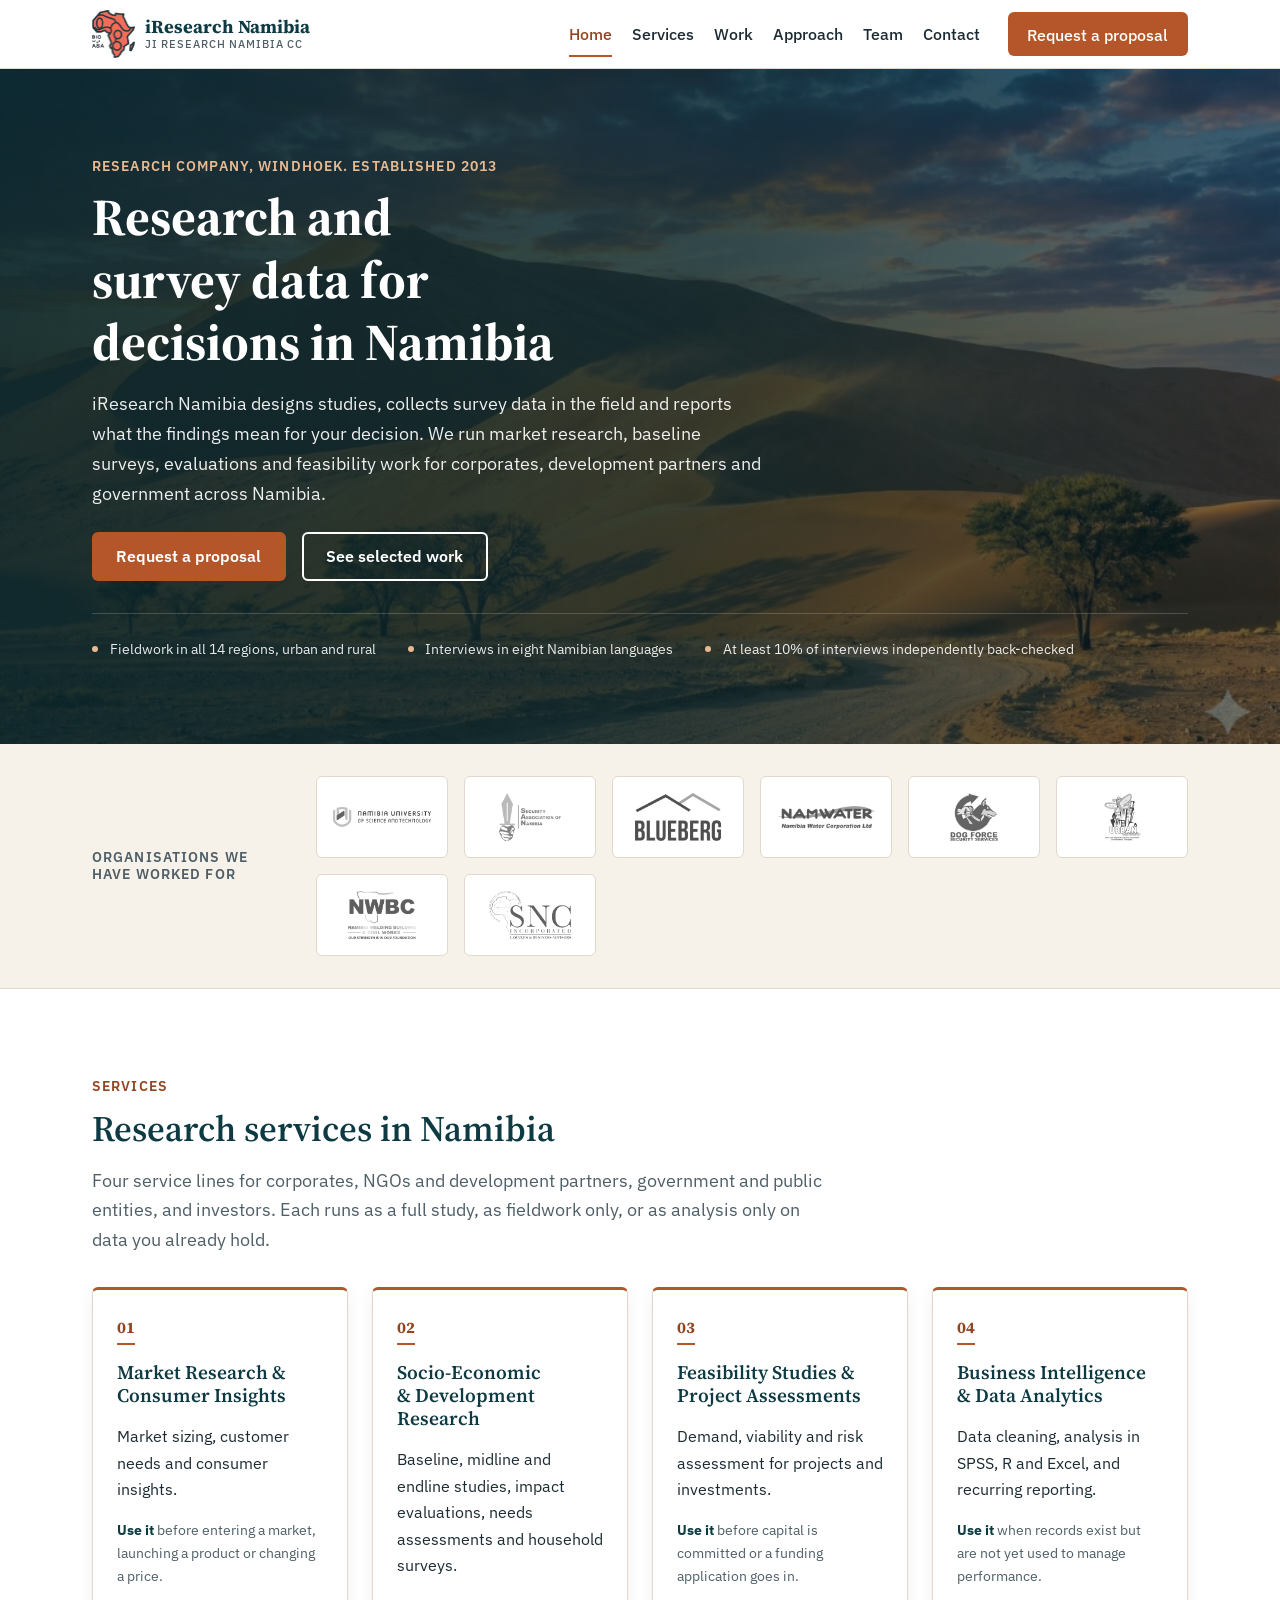
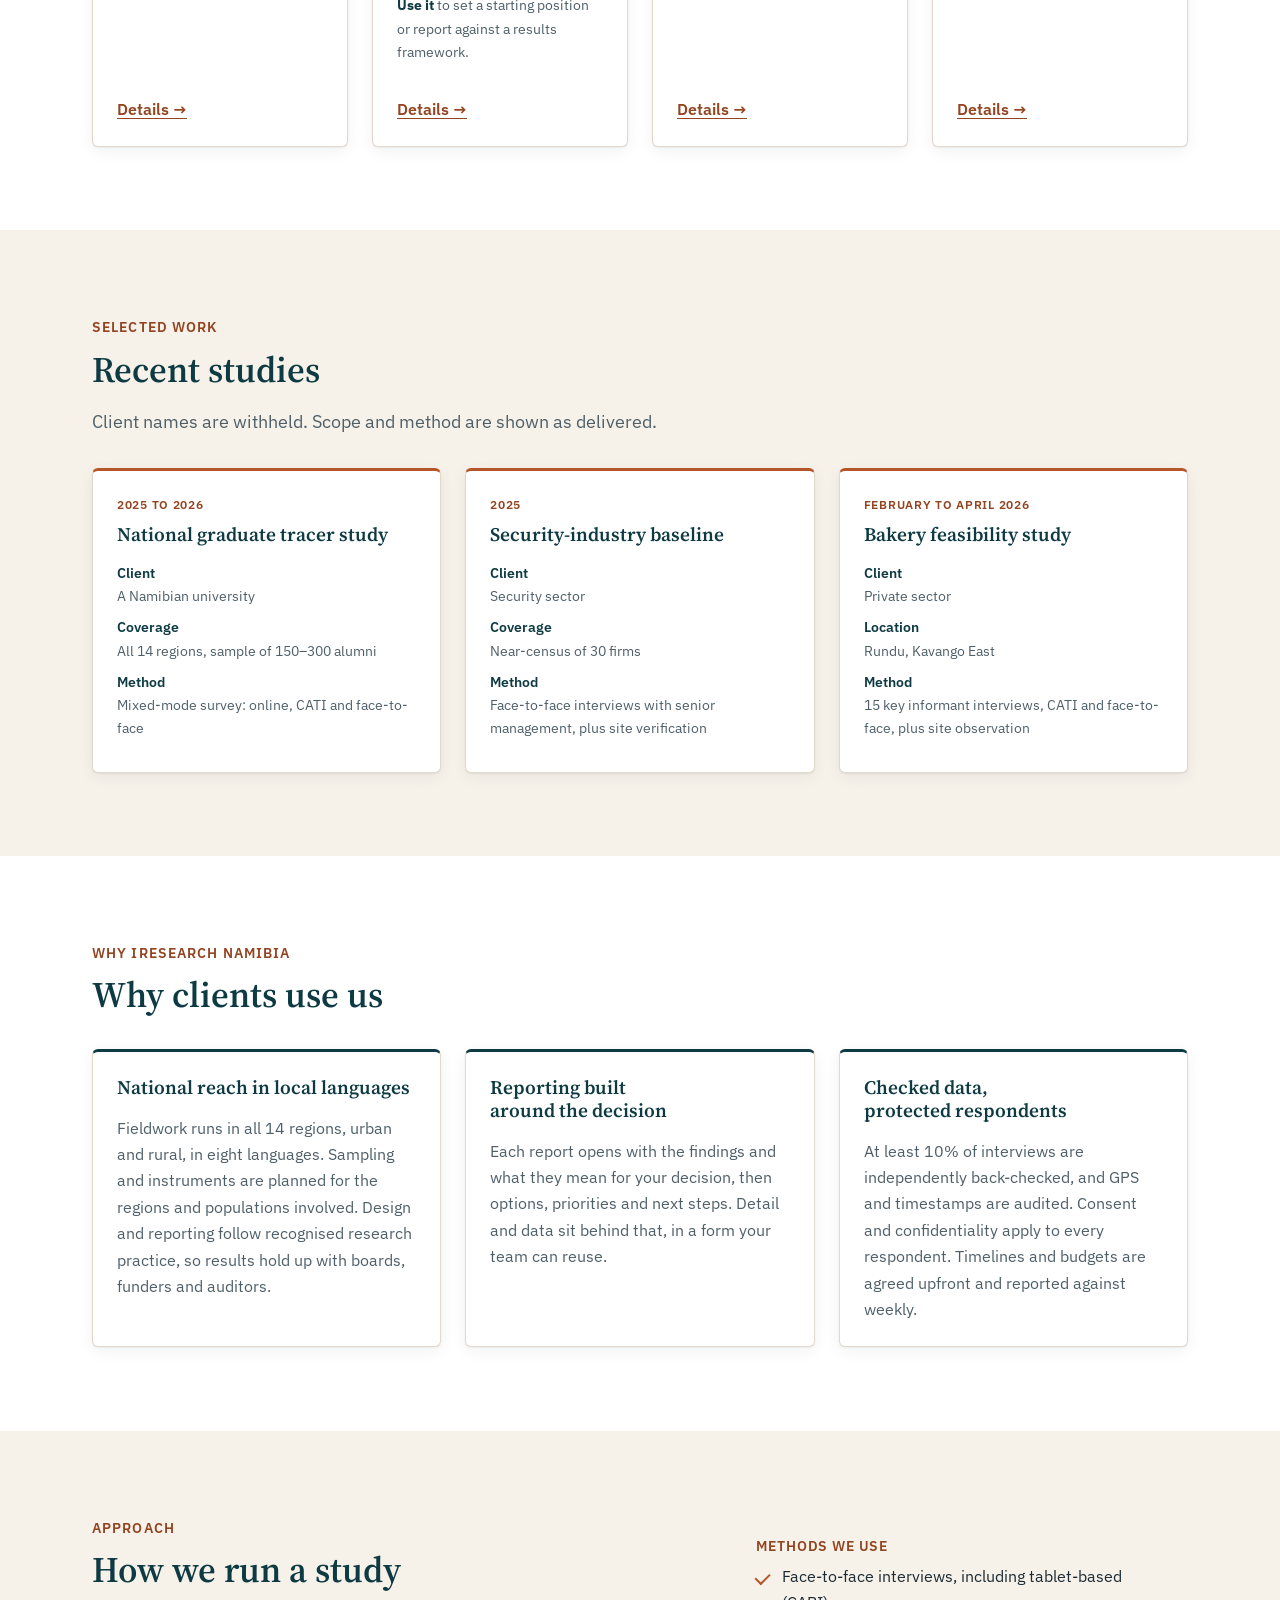
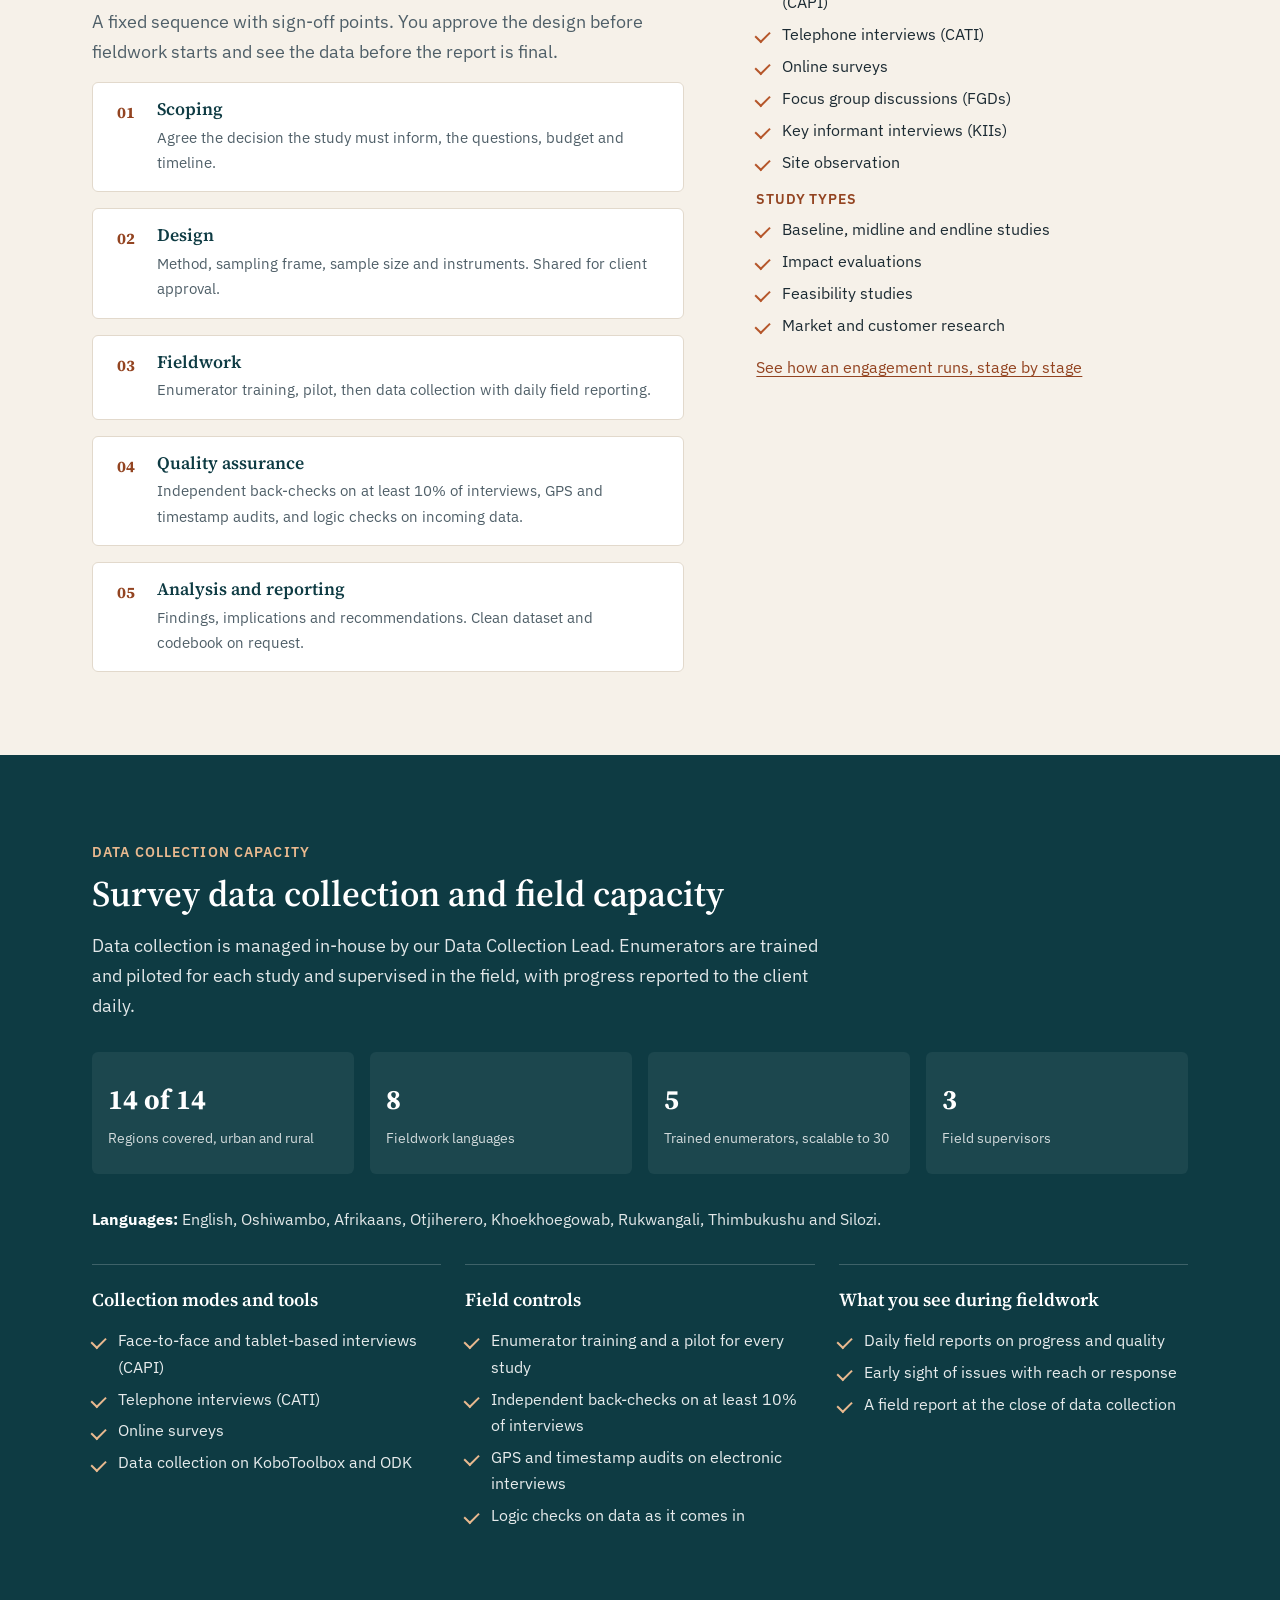
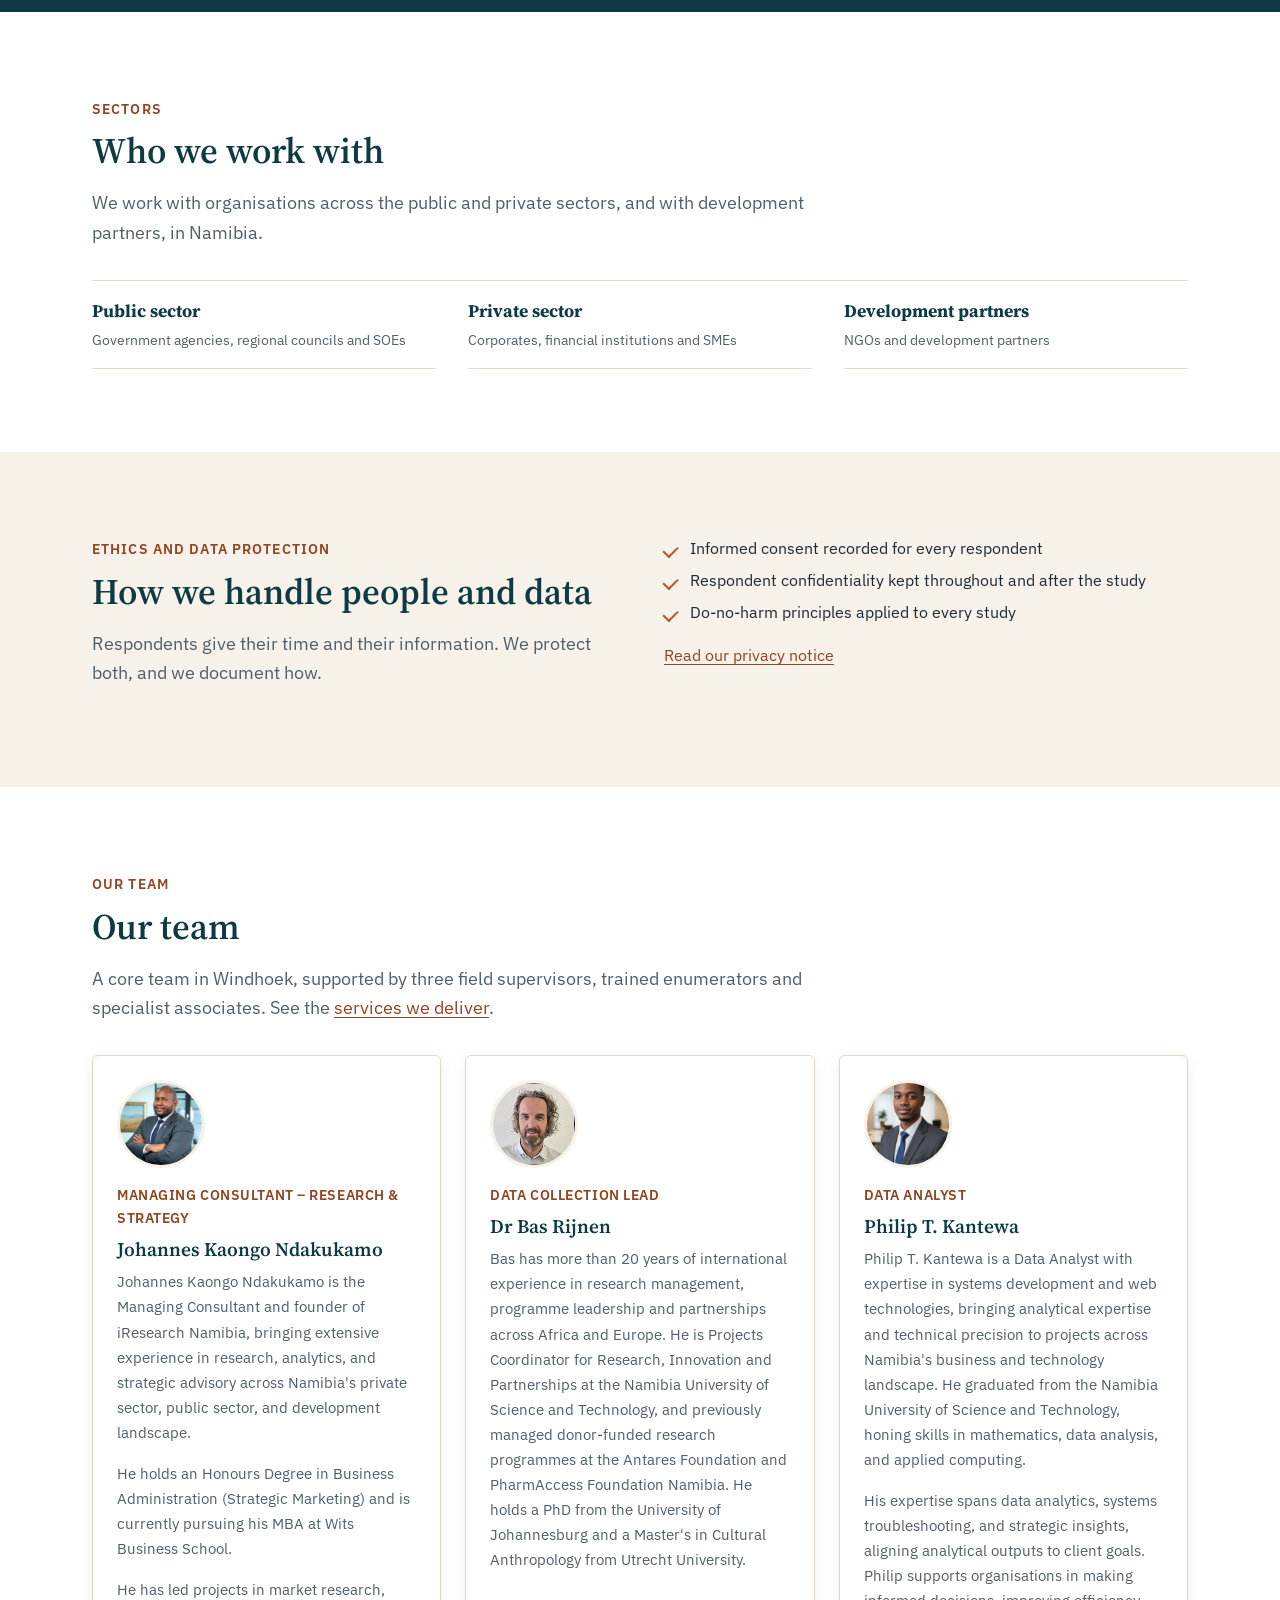
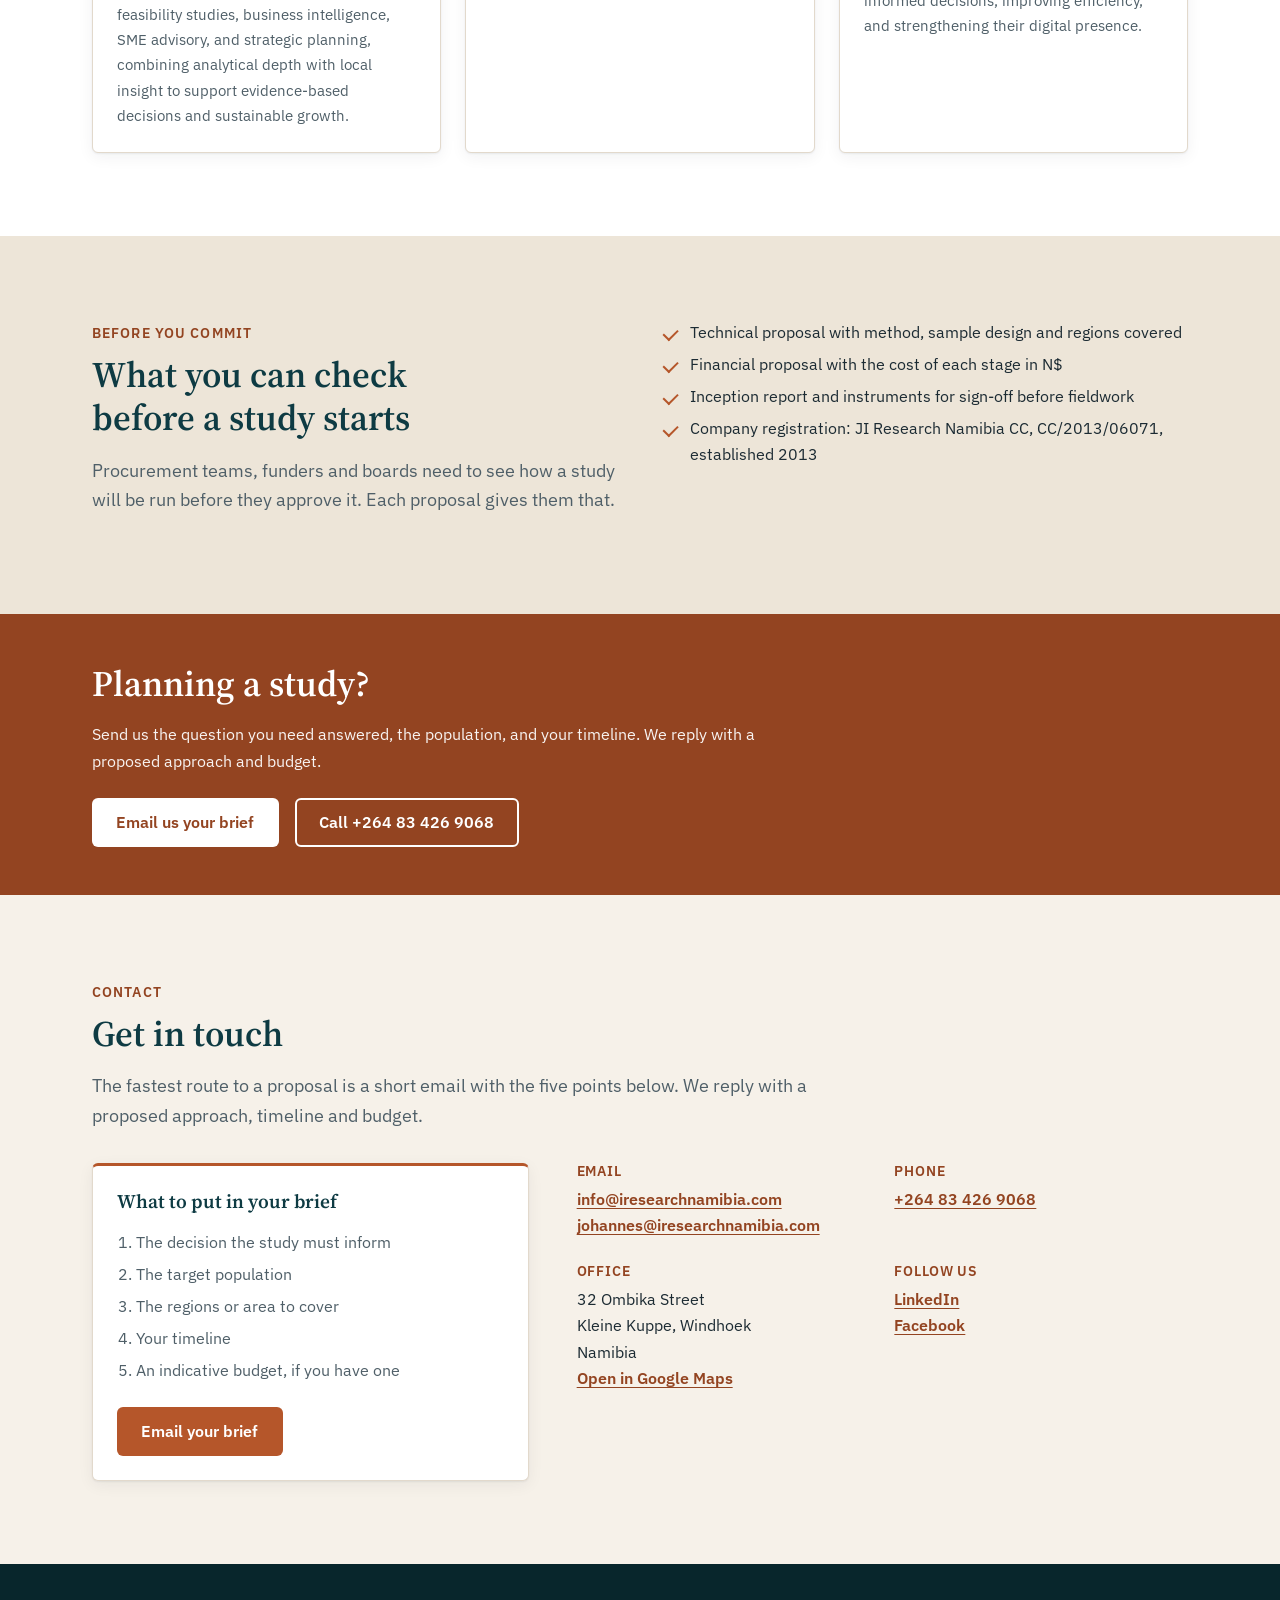
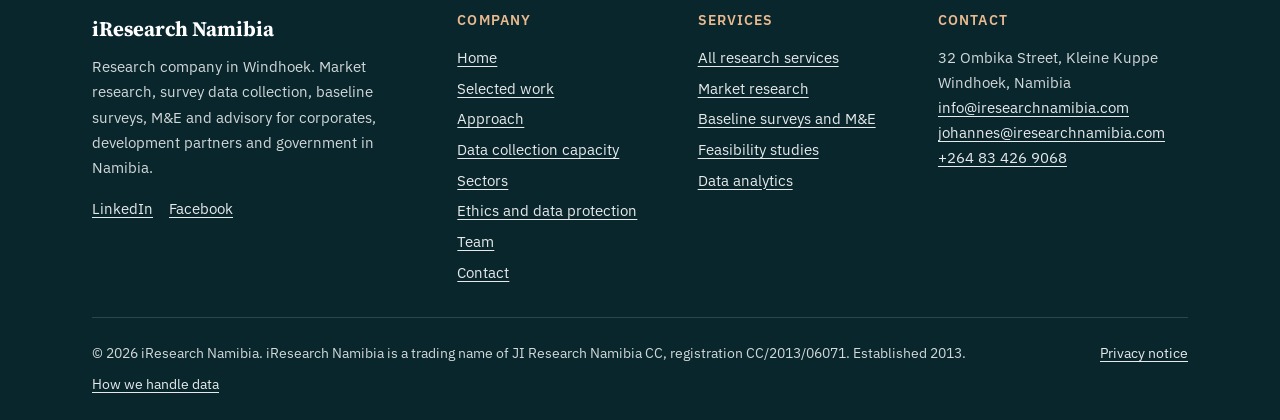
<file: index.html>
<!DOCTYPE html>
<html lang="en-NA">
<head>
<!-- Google tag (gtag.js) -->
<script async src="https://www.googletagmanager.com/gtag/js?id=G-DC303852MX"></script>
<script>
  window.dataLayer = window.dataLayer || [];
  function gtag(){dataLayer.push(arguments);}
  gtag('js', new Date());
  gtag('config', 'G-DC303852MX');
</script>

  <!-- ==================================================================
       GOOGLE TAG MANAGER: HEAD SNIPPET PLACEHOLDER
       Paste the GTM <script> snippet here, as high in <head> as possible.
       Replace GTM-XXXXXXX with the live container ID.
       Matching <noscript> placeholder sits immediately after <body>.
       ================================================================== -->

  <meta charset="utf-8">
  <meta name="viewport" content="width=device-width, initial-scale=1">
  <title>Research &amp; Survey Company in Namibia | iResearch Windhoek</title>
  <meta name="description" content="Windhoek research company: market research, survey data collection, baseline surveys, M&amp;E and feasibility studies for corporates, NGOs and government.">
  <link rel="canonical" href="https://iresearchnamibia.com/">
  <meta name="robots" content="index, follow, max-image-preview:large">
  <meta name="author" content="iResearch Namibia">
  <meta name="geo.region" content="NA-KH">
  <meta name="geo.placename" content="Windhoek">
  <meta name="theme-color" content="#0E3B43">

  <!-- Open Graph -->
  <meta property="og:type" content="website">
  <meta property="og:site_name" content="iResearch Namibia">
  <meta property="og:locale" content="en_NA">
  <meta property="og:title" content="iResearch Namibia | Research &amp; Survey Company in Windhoek">
  <meta property="og:description" content="Market research, survey data collection, baseline surveys, M&amp;E and feasibility studies for corporates, development partners and government in Namibia.">
  <meta property="og:url" content="https://iresearchnamibia.com/">
  <meta property="og:image" content="https://iresearchnamibia.com/images/og-image.png">
  <meta property="og:image:width" content="1200">
  <meta property="og:image:height" content="630">
  <meta property="og:image:alt" content="iResearch Namibia logo">

  <!-- Twitter / X card -->
  <meta name="twitter:card" content="summary_large_image">
  <meta name="twitter:title" content="iResearch Namibia | Research &amp; Survey Company in Windhoek">
  <meta name="twitter:description" content="Market research, survey data collection, baseline surveys and M&amp;E in Namibia.">
  <meta name="twitter:image:alt" content="iResearch Namibia logo">
  <meta name="twitter:image" content="https://iresearchnamibia.com/images/og-image.png">

  <link rel="icon" href="favicon.ico" sizes="any">
  <link rel="icon" href="images/favicon-32.png" type="image/png" sizes="32x32">
  <link rel="apple-touch-icon" href="images/apple-touch-icon.png">

  <!-- Fonts -->
  <link rel="preconnect" href="https://fonts.googleapis.com">
  <link rel="preconnect" href="https://fonts.gstatic.com" crossorigin>
  <link rel="stylesheet" href="https://fonts.googleapis.com/css2?family=IBM+Plex+Sans:wght@400;500;600&family=Source+Serif+4:opsz,wght@8..60,600;8..60,700&display=swap">

  <link rel="stylesheet" href="styles.css">

  <!-- Flags JS support so the mobile menu can collapse. Without JS the menu stays visible. -->
  <script>document.documentElement.classList.add('js');</script>

  <!-- Structured data: Organization/ProfessionalService, WebSite, WebPage, team (Person) -->
  <script type="application/ld+json">
  {
    "@context": "https://schema.org",
    "@graph": [
      {
        "@type": [
          "Organization",
          "ProfessionalService"
        ],
        "@id": "https://iresearchnamibia.com/#organization",
        "name": "iResearch Namibia",
        "legalName": "JI Research Namibia CC",
        "alternateName": [
          "JI Research Namibia",
          "iResearch"
        ],
        "identifier": {
          "@type": "PropertyValue",
          "propertyID": "Namibian close corporation registration number",
          "value": "CC/2013/06071"
        },
        "foundingDate": "2013",
        "url": "https://iresearchnamibia.com/",
        "logo": {
          "@type": "ImageObject",
          "url": "https://iresearchnamibia.com/images/logo.png",
          "width": 205,
          "height": 226
        },
        "image": "https://iresearchnamibia.com/images/og-image.png",
        "sameAs": [
          "https://www.facebook.com/iresearchnamibia",
          "https://www.linkedin.com/company/ji-research-namibia"
        ],
        "slogan": "Namibia's Trusted Research & Advisory Partner",
        "description": "Research and data-collection company based in Windhoek, Namibia. Market research, survey data collection, socio-economic and development research including baseline surveys and monitoring and evaluation (M&E), feasibility studies and data analytics for corporates, development partners and government.",
        "email": "info@iresearchnamibia.com",
        "telephone": "+264834269068",
        "address": {
          "@type": "PostalAddress",
          "streetAddress": "32 Ombika Street, Kleine Kuppe",
          "addressLocality": "Windhoek",
          "addressRegion": "Khomas",
          "addressCountry": "NA"
        },
        "hasMap": "https://www.google.com/maps/search/?api=1&query=32+Ombika+Street+Kleine+Kuppe+Windhoek+Namibia",
        "areaServed": {
          "@type": "Country",
          "name": "Namibia"
        },
        "currenciesAccepted": "NAD",
        "founder": {
          "@id": "https://iresearchnamibia.com/#johannes-ndakukamo"
        },
        "contactPoint": [
          {
            "@type": "ContactPoint",
            "contactType": "sales",
            "telephone": "+264834269068",
            "email": "info@iresearchnamibia.com",
            "areaServed": "NA",
            "availableLanguage": [
              "English"
            ]
          }
        ],
        "knowsAbout": [
          "Market research",
          "Consumer insights",
          "Survey data collection",
          "Baseline surveys",
          "Monitoring and evaluation",
          "Impact evaluation",
          "Graduate tracer studies",
          "Socio-economic research",
          "Development research",
          "Feasibility studies",
          "Business intelligence",
          "Data analytics"
        ],
        "hasOfferCatalog": {
          "@type": "OfferCatalog",
          "name": "Research services",
          "itemListElement": [
            {
              "@type": "Offer",
              "itemOffered": {
                "@id": "https://iresearchnamibia.com/services.html#market-research"
              }
            },
            {
              "@type": "Offer",
              "itemOffered": {
                "@id": "https://iresearchnamibia.com/services.html#development-research"
              }
            },
            {
              "@type": "Offer",
              "itemOffered": {
                "@id": "https://iresearchnamibia.com/services.html#feasibility"
              }
            },
            {
              "@type": "Offer",
              "itemOffered": {
                "@id": "https://iresearchnamibia.com/services.html#analytics"
              }
            }
          ]
        }
      },
      {
        "@type": "WebSite",
        "@id": "https://iresearchnamibia.com/#website",
        "url": "https://iresearchnamibia.com/",
        "name": "iResearch Namibia",
        "inLanguage": "en-NA",
        "publisher": {
          "@id": "https://iresearchnamibia.com/#organization"
        }
      },
      {
        "@type": "WebPage",
        "@id": "https://iresearchnamibia.com/#webpage",
        "url": "https://iresearchnamibia.com/",
        "name": "Research & Survey Company in Namibia | iResearch Windhoek",
        "isPartOf": {
          "@id": "https://iresearchnamibia.com/#website"
        },
        "about": {
          "@id": "https://iresearchnamibia.com/#organization"
        },
        "inLanguage": "en-NA"
      },
      {
        "@type": "Person",
        "@id": "https://iresearchnamibia.com/#johannes-ndakukamo",
        "name": "Johannes Kaongo Ndakukamo",
        "jobTitle": "Managing Consultant – Research & Strategy",
        "image": "https://iresearchnamibia.com/images/team/johannes.jpg",
        "worksFor": {
          "@id": "https://iresearchnamibia.com/#organization"
        },
        "alternateName": "Johannes Ndakukamo"
      },
      {
        "@type": "Person",
        "@id": "https://iresearchnamibia.com/#bas-rijnen",
        "name": "Dr Bas Rijnen",
        "jobTitle": "Data Collection Lead",
        "image": "https://iresearchnamibia.com/images/team/bas-rijnen.png",
        "worksFor": {
          "@id": "https://iresearchnamibia.com/#organization"
        }
      },
      {
        "@type": "Person",
        "@id": "https://iresearchnamibia.com/#philip-kantewa",
        "name": "Philip T. Kantewa",
        "jobTitle": "Data Analyst",
        "image": "https://iresearchnamibia.com/images/team/philip-kantewa.jpg",
        "worksFor": {
          "@id": "https://iresearchnamibia.com/#organization"
        }
      }
    ]
  }
  </script>
</head>
<body>
  <!-- ==================================================================
       GOOGLE TAG MANAGER: NOSCRIPT PLACEHOLDER
       Paste the GTM <noscript><iframe ...></iframe></noscript> snippet here,
       immediately after the opening <body> tag.
       ================================================================== -->

  <a class="skip-link" href="#main">Skip to main content</a>

  <header class="site-header">
    <div class="container header-inner">
      <a class="brand" href="index.html" aria-label="iResearch Namibia home">
        <img src="images/logo.png" alt="" width="44" height="48">
        <span class="brand-name">iResearch Namibia<small>JI Research Namibia CC</small></span>
      </a>

      <button class="nav-toggle" type="button" aria-expanded="false" aria-controls="site-nav">
        <span class="nav-toggle-bars" aria-hidden="true"></span>
        <span>Menu</span>
      </button>

      <nav class="site-nav" id="site-nav" aria-label="Main">
        <ul>
          <li><a href="index.html" aria-current="page">Home</a></li>
          <li><a href="services.html">Services</a></li>
          <li><a href="index.html#work">Work</a></li>
          <li><a href="index.html#approach">Approach</a></li>
          <li><a href="index.html#team">Team</a></li>
          <li><a href="index.html#contact">Contact</a></li>
          <li class="nav-cta"><a class="btn btn-primary" href="index.html#contact">Request a proposal</a></li>
        </ul>
      </nav>
    </div>
  </header>

  <main id="main">

    <!-- 1. HERO -->
    <section class="hero" aria-labelledby="hero-title">
      <div class="container">
        <span class="eyebrow">Research company, Windhoek. Established 2013</span>
        <h1 id="hero-title">Research and survey data for decisions in Namibia</h1>
        <p class="lead">iResearch Namibia designs studies, collects survey data in the field and reports what the findings mean for your decision. We run market research, baseline surveys, evaluations and feasibility work for corporates, development partners and government across Namibia.</p>
        <div class="btn-row">
          <a class="btn btn-primary" href="#contact">Request a proposal</a>
          <a class="btn btn-light" href="#work">See selected work</a>
        </div>
        <ul class="hero-points">
          <li>Fieldwork in all 14 regions, urban and rural</li>
          <li>Interviews in eight Namibian languages</li>
          <li>At least 10% of interviews independently back-checked</li>
        </ul>
      </div>
    </section>

    <!-- 2. CLIENT LOGOS. Logos only; organisation names are in the image alt text, not shown as visible text. -->
    <section class="clients" aria-labelledby="clients-title">
      <div class="container clients-inner">
        <h2 id="clients-title" class="clients-title">Organisations we have worked for</h2>
        <ul class="logo-strip">
          <li><img src="images/clients/nust.png" alt="Namibia University of Science and Technology (NUST)" loading="lazy" decoding="async"></li>
          <li><img src="images/clients/security-association-of-namibia.png" alt="Security Association of Namibia" loading="lazy" decoding="async"></li>
          <li><img src="images/clients/blueberg-trading-enterprises.png" alt="Blueberg Trading Enterprise CC" loading="lazy" decoding="async"></li>
          <li><img src="images/clients/namwater.png" alt="Namibia Water Corporation (NamWater)" loading="lazy" decoding="async"></li>
          <li><img src="images/clients/dogforce-security-services.png" alt="Dog Force Security Services" loading="lazy" decoding="async"></li>
          <li><img src="images/clients/urban-green-consultants.png" alt="Urban Green Consultants" loading="lazy" decoding="async"></li>
          <li><img src="images/clients/nwbc.png" alt="Namibia Welding, Building and Civil Works (NWBC)" loading="lazy" decoding="async"></li>
          <li><img src="images/clients/shakwa-nyambe-inc.png" alt="SNC Incorporated (Shakwa Nyambe &amp; Co Inc)" loading="lazy" decoding="async"></li>
        </ul>
      </div>
    </section>

    <!-- 3. SERVICES OVERVIEW -->
    <section class="section" aria-labelledby="services-title">
      <div class="container">
        <div class="section-head">
          <span class="eyebrow">Services</span>
          <h2 id="services-title">Research services in Namibia</h2>
          <p class="lead">Four service lines for corporates, NGOs and development partners, government and public entities, and investors. Each runs as a full study, as fieldwork only, or as analysis only on data you already hold.</p>
        </div>
        <div class="grid grid-4">
          <article class="card service-card">
            <span class="card-num">01</span>
            <h3>Market Research &amp; Consumer Insights</h3>
            <p>Market sizing, customer needs and consumer insights.</p>
            <p class="card-use"><strong>Use it</strong> before entering a market, launching a product or changing a price.</p>
            <a class="card-link" href="services.html#market-research">Details<span class="visually-hidden"> on market research and consumer insights</span></a>
          </article>
          <article class="card service-card">
            <span class="card-num">02</span>
            <h3>Socio-Economic &amp; Development Research</h3>
            <p>Baseline, midline and endline studies, impact evaluations, needs assessments and household surveys.</p>
            <p class="card-use"><strong>Use it</strong> to set a starting position or report against a results framework.</p>
            <a class="card-link" href="services.html#development-research">Details<span class="visually-hidden"> on socio-economic and development research</span></a>
          </article>
          <article class="card service-card">
            <span class="card-num">03</span>
            <h3>Feasibility Studies &amp; Project Assessments</h3>
            <p>Demand, viability and risk assessment for projects and investments.</p>
            <p class="card-use"><strong>Use it</strong> before capital is committed or a funding application goes in.</p>
            <a class="card-link" href="services.html#feasibility">Details<span class="visually-hidden"> on feasibility studies and project assessments</span></a>
          </article>
          <article class="card service-card">
            <span class="card-num">04</span>
            <h3>Business Intelligence &amp; Data Analytics</h3>
            <p>Data cleaning, analysis in SPSS, R and Excel, and recurring reporting.</p>
            <p class="card-use"><strong>Use it</strong> when records exist but are not yet used to manage performance.</p>
            <a class="card-link" href="services.html#analytics">Details<span class="visually-hidden"> on business intelligence and data analytics</span></a>
          </article>
        </div>
      </div>
    </section>

    <!-- 4. SELECTED WORK (anonymised; no client is named or implied) -->
    <section class="section section--tint" id="work" aria-labelledby="work-title">
      <div class="container">
        <div class="section-head">
          <span class="eyebrow">Selected work</span>
          <h2 id="work-title">Recent studies</h2>
          <p class="lead">Client names are withheld. Scope and method are shown as delivered.</p>
        </div>
        <div class="grid grid-3">
          <article class="card case-card">
            <span class="case-year">2025 to 2026</span>
            <h3>National graduate tracer study</h3>
            <dl>
              <dt>Client</dt><dd>A Namibian university</dd>
              <dt>Coverage</dt><dd>All 14 regions, sample of 150–300 alumni</dd>
              <dt>Method</dt><dd>Mixed-mode survey: online, CATI and face-to-face</dd>
            </dl>
          </article>
          <article class="card case-card">
            <span class="case-year">2025</span>
            <h3>Security-industry baseline</h3>
            <dl>
              <dt>Client</dt><dd>Security sector</dd>
              <dt>Coverage</dt><dd>Near-census of 30 firms</dd>
              <dt>Method</dt><dd>Face-to-face interviews with senior management, plus site verification</dd>
            </dl>
          </article>
          <article class="card case-card">
            <span class="case-year">February to April 2026</span>
            <h3>Bakery feasibility study</h3>
            <dl>
              <dt>Client</dt><dd>Private sector</dd>
              <dt>Location</dt><dd>Rundu, Kavango East</dd>
              <dt>Method</dt><dd>15 key informant interviews, CATI and face-to-face, plus site observation</dd>
            </dl>
          </article>
        </div>
        <!-- TO ADD LATER: for each case, a one-line "Question" (the decision the study informed)
             and "Outcome" (what the client did with it), if the client agrees. Keep client names out. -->
      </div>
    </section>

    <!-- 5. WHY US -->
    <section class="section" aria-labelledby="why-title">
      <div class="container">
        <div class="section-head">
          <span class="eyebrow">Why iResearch Namibia</span>
          <h2 id="why-title">Why clients use us</h2>
        </div>
        <div class="grid grid-3">
          <article class="card pillar">
            <h3>National reach in local languages</h3>
            <p>Fieldwork runs in all 14 regions, urban and rural, in eight languages. Sampling and instruments are planned for the regions and populations involved. Design and reporting follow recognised research practice, so results hold up with boards, funders and auditors.</p>
          </article>
          <article class="card pillar">
            <h3>Reporting built around the decision</h3>
            <p>Each report opens with the findings and what they mean for your decision, then options, priorities and next steps. Detail and data sit behind that, in a form your team can reuse.</p>
          </article>
          <article class="card pillar">
            <h3>Checked data, protected respondents</h3>
            <p>At least 10% of interviews are independently back-checked, and GPS and timestamps are audited. Consent and confidentiality apply to every respondent. Timelines and budgets are agreed upfront and reported against weekly.</p>
          </article>
        </div>
      </div>
    </section>

    <!-- 6. APPROACH / METHODOLOGY -->
    <section class="section section--tint" id="approach" aria-labelledby="approach-title">
      <div class="container split split--wide-left">
        <div>
          <span class="eyebrow">Approach</span>
          <h2 id="approach-title">How we run a study</h2>
          <p class="lead">A fixed sequence with sign-off points. You approve the design before fieldwork starts and see the data before the report is final.</p>
          <ol class="steps">
            <li>
              <h3>Scoping</h3>
              <p>Agree the decision the study must inform, the questions, budget and timeline.</p>
            </li>
            <li>
              <h3>Design</h3>
              <p>Method, sampling frame, sample size and instruments. Shared for client approval.</p>
            </li>
            <li>
              <h3>Fieldwork</h3>
              <p>Enumerator training, pilot, then data collection with daily field reporting.</p>
            </li>
            <li>
              <h3>Quality assurance</h3>
              <p>Independent back-checks on at least 10% of interviews, GPS and timestamp audits, and logic checks on incoming data.</p>
            </li>
            <li>
              <h3>Analysis and reporting</h3>
              <p>Findings, implications and recommendations. Clean dataset and codebook on request.</p>
            </li>
          </ol>
        </div>
        <aside class="service-panel" aria-labelledby="methods-title">
          <h3 id="methods-title">Methods we use</h3>
          <ul class="check-list">
            <li>Face-to-face interviews, including tablet-based (CAPI)</li>
            <li>Telephone interviews (CATI)</li>
            <li>Online surveys</li>
            <li>Focus group discussions (FGDs)</li>
            <li>Key informant interviews (KIIs)</li>
            <li>Site observation</li>
          </ul>
          <h3>Study types</h3>
          <ul class="check-list">
            <li>Baseline, midline and endline studies</li>
            <li>Impact evaluations</li>
            <li>Feasibility studies</li>
            <li>Market and customer research</li>
          </ul>
          <p><a href="services.html#engagement">See how an engagement runs, stage by stage</a></p>
        </aside>
      </div>
    </section>

    <!-- 7. DATA COLLECTION CAPACITY -->
    <section class="section section--dark" id="capacity" aria-labelledby="capacity-title">
      <div class="container">
        <div class="section-head">
          <span class="eyebrow">Data collection capacity</span>
          <h2 id="capacity-title">Survey data collection and field capacity</h2>
          <p class="lead">Data collection is managed in-house by our Data Collection Lead. Enumerators are trained and piloted for each study and supervised in the field, with progress reported to the client daily.</p>
        </div>

        <dl class="stats">
          <div class="stat"><dt>Regions covered, urban and rural</dt><dd>14 of 14</dd></div>
          <div class="stat"><dt>Fieldwork languages</dt><dd>8</dd></div>
          <div class="stat"><dt>Trained enumerators, scalable to 30</dt><dd>5</dd></div>
          <div class="stat"><dt>Field supervisors</dt><dd>3</dd></div>
        </dl>

        <p class="languages"><strong>Languages:</strong> English, Oshiwambo, Afrikaans, Otjiherero, Khoekhoegowab, Rukwangali, Thimbukushu and Silozi.</p>

        <div class="grid grid-3 mt-4">
          <div class="capacity-block">
            <h3>Collection modes and tools</h3>
            <ul class="check-list">
              <li>Face-to-face and tablet-based interviews (CAPI)</li>
              <li>Telephone interviews (CATI)</li>
              <li>Online surveys</li>
              <li>Data collection on KoboToolbox and ODK</li>
            </ul>
          </div>
          <div class="capacity-block">
            <h3>Field controls</h3>
            <ul class="check-list">
              <li>Enumerator training and a pilot for every study</li>
              <li>Independent back-checks on at least 10% of interviews</li>
              <li>GPS and timestamp audits on electronic interviews</li>
              <li>Logic checks on data as it comes in</li>
            </ul>
          </div>
          <div class="capacity-block">
            <h3>What you see during fieldwork</h3>
            <ul class="check-list">
              <li>Daily field reports on progress and quality</li>
              <li>Early sight of issues with reach or response</li>
              <li>A field report at the close of data collection</li>
            </ul>
          </div>
        </div>
      </div>
    </section>

    <!-- 8. SECTORS -->
    <section class="section" id="sectors" aria-labelledby="sectors-title">
      <div class="container">
        <div class="section-head">
          <span class="eyebrow">Sectors</span>
          <h2 id="sectors-title">Who we work with</h2>
          <p class="lead">We work with organisations across the public and private sectors, and with development partners, in Namibia.</p>
        </div>
        <ul class="sector-list">
          <li><strong>Public sector</strong><span>Government agencies, regional councils and SOEs</span></li>
          <li><strong>Private sector</strong><span>Corporates, financial institutions and SMEs</span></li>
          <li><strong>Development partners</strong><span>NGOs and development partners</span></li>
        </ul>
        <!-- HELD BACK (CONFIRM): industry sectors, pending confirmation of where
             the team has delivered work or can show relevant experience.
        <ul class="sector-list">
          <li><strong>Education and skills</strong><span>Graduate tracer studies, labour market and training needs studies</span></li>
          <li><strong>Safety and security</strong><span>Industry baselines and firm-level surveys</span></li>
          <li><strong>Agriculture and food</strong><span>Value chains, producer and buyer surveys, food business feasibility</span></li>
          <li><strong>Mining and energy</strong><span>Supplier markets, community and social studies</span></li>
          <li><strong>Financial services</strong><span>Customer research, inclusion and SME studies</span></li>
          <li><strong>Public sector</strong><span>Service delivery, policy and programme research</span></li>
          <li><strong>Health and social development</strong><span>Baselines, needs assessments, evaluations</span></li>
          <li><strong>Retail and consumer goods</strong><span>Shopper, brand and pricing research</span></li>
          <li><strong>Infrastructure, water and logistics</strong><span>Demand studies and feasibility work</span></li>
        </ul>
        -->
      </div>
    </section>

    <!-- 9. ETHICS AND DATA PROTECTION -->
    <section class="section section--tint" id="ethics" aria-labelledby="ethics-title">
      <div class="container split">
        <div>
          <span class="eyebrow">Ethics and data protection</span>
          <h2 id="ethics-title">How we handle people and data</h2>
          <p class="lead">Respondents give their time and their information. We protect both, and we document how.</p>
        </div>
        <div>
          <ul class="check-list">
            <li>Informed consent recorded for every respondent</li>
            <li>Respondent confidentiality kept throughout and after the study</li>
            <li>Do-no-harm principles applied to every study</li>
          </ul>
          <!-- HELD BACK (CONFIRM): not on the verified ethics list. Restore only if confirmed:
            <li>Personal identifiers separated from response data and removed before delivery unless agreed otherwise</li>
            <li>Encrypted devices and access-controlled storage</li>
            <li>Data retained only for the agreed period, then deleted</li>
            <li>Non-disclosure agreements signed by staff and field teams</li>
            <li>Research authorisation from the National Commission on Research, Science and Technology (NCRST) where a study requires it</li>
            <li>Safeguarding protocols for studies involving minors or vulnerable groups</li>
               -->
          <p><a href="privacy.html">Read our privacy notice</a></p>
        </div>
      </div>
    </section>

    <!-- 10. TEAM -->
    <section class="section" id="team" aria-labelledby="team-title">
      <div class="container">
        <div class="section-head">
          <span class="eyebrow">Our team</span>
          <h2 id="team-title">Our team</h2>
          <p class="lead">A core team in Windhoek, supported by three field supervisors, trained enumerators and specialist associates. See the <a href="services.html">services we deliver</a>.</p>
        </div>
        <div class="grid grid-3">

          <!-- TEAM CARD: Johannes Kaongo Ndakukamo. Name, title and bio taken from the live Our Team page. -->
          <article class="card team-card">
            <img class="avatar" src="images/team/johannes.jpg" alt="Johannes Kaongo Ndakukamo, Managing Consultant at iResearch Namibia" width="88" height="88" loading="lazy" decoding="async">
            <p class="team-role">Managing Consultant – Research &amp; Strategy</p>
            <h3>Johannes Kaongo Ndakukamo</h3>
            <p class="bio">Johannes Kaongo Ndakukamo is the Managing Consultant and founder of iResearch Namibia, bringing extensive experience in research, analytics, and strategic advisory across Namibia's private sector, public sector, and development landscape.</p>
            <p class="bio">He holds an Honours Degree in Business Administration (Strategic Marketing) and is currently pursuing his MBA at Wits Business School.</p>
            <p class="bio">He has led projects in market research, feasibility studies, business intelligence, SME advisory, and strategic planning, combining analytical depth with local insight to support evidence-based decisions and sustainable growth.</p>
          </article>

          <!-- TEAM CARD: Dr Bas Rijnen, Data Collection Lead. Bio drawn from his CV (Sept 2026). -->
          <article class="card team-card">
            <img class="avatar" src="images/team/bas-rijnen.png" alt="Dr Bas Rijnen, Data Collection Lead at iResearch Namibia" width="88" height="88" loading="lazy" decoding="async">
            <p class="team-role">Data Collection Lead</p>
            <h3>Dr Bas Rijnen</h3>
            <p class="bio">Bas has more than 20 years of international experience in research management, programme leadership and partnerships across Africa and Europe. He is Projects Coordinator for Research, Innovation and Partnerships at the Namibia University of Science and Technology, and previously managed donor-funded research programmes at the Antares Foundation and PharmAccess Foundation Namibia. He holds a PhD from the University of Johannesburg and a Master's in Cultural Anthropology from Utrecht University.</p>
          </article>

          <!-- TEAM CARD: Philip T. Kantewa, Data Analyst. Bio and photo from the live Our Team page. -->
          <article class="card team-card">
            <img class="avatar" src="images/team/philip-kantewa.jpg" alt="Philip T. Kantewa, Data Analyst at iResearch Namibia" width="88" height="88" loading="lazy" decoding="async">
            <p class="team-role">Data Analyst</p>
            <h3>Philip T. Kantewa</h3>
            <p class="bio">Philip T. Kantewa is a Data Analyst with expertise in systems development and web technologies, bringing analytical expertise and technical precision to projects across Namibia's business and technology landscape. He graduated from the Namibia University of Science and Technology, honing skills in mathematics, data analysis, and applied computing.</p>
            <p class="bio">His expertise spans data analytics, systems troubleshooting, and strategic insights, aligning analytical outputs to client goals. Philip supports organisations in making informed decisions, improving efficiency, and strengthening their digital presence.</p>
          </article>

        </div>
      </div>
    </section>

    <!-- 11. BEFORE YOU COMMIT -->
    <section class="section section--tint-2" id="due-diligence" aria-labelledby="dd-title">
      <div class="container split">
        <div>
          <span class="eyebrow">Before you commit</span>
          <h2 id="dd-title">What you can check before a study starts</h2>
          <p class="lead">Procurement teams, funders and boards need to see how a study will be run before they approve it. Each proposal gives them that.</p>
        </div>
        <ul class="check-list">
          <li>Technical proposal with method, sample design and regions covered</li>
          <li>Financial proposal with the cost of each stage in N$</li>
          <li>Inception report and instruments for sign-off before fieldwork</li>
          <li>Company registration: JI Research Namibia CC, CC/2013/06071, established 2013</li>
        </ul>
        <!-- HELD BACK (CONFIRM): "Named team for the study, with CVs" must match what proposals include.
          <li>Named team for the study, with CVs</li>
        -->
      </div>
    </section>

    <!-- 12. CTA -->
    <section class="cta-band" aria-labelledby="cta-title">
      <div class="container">
        <h2 id="cta-title">Planning a study?</h2>
        <p>Send us the question you need answered, the population, and your timeline. We reply with a proposed approach and budget.</p>
        <div class="btn-row">
          <a class="btn btn-primary" href="mailto:info@iresearchnamibia.com?subject=Research%20proposal%20request&amp;body=Decision%20the%20study%20must%20inform%3A%0D%0A%0D%0ATarget%20population%3A%0D%0A%0D%0ARegions%20to%20cover%3A%0D%0A%0D%0ATimeline%3A%0D%0A%0D%0AIndicative%20budget%20(N%24)%3A%0D%0A">Email us your brief</a>
          <a class="btn btn-light" href="tel:+264834269068">Call +264 83 426 9068</a>
        </div>
      </div>
    </section>

    <!-- 13. CONTACT -->
    <section class="section section--tint" id="contact" aria-labelledby="contact-title">
      <div class="container">
        <div class="section-head">
          <span class="eyebrow">Contact</span>
          <h2 id="contact-title">Get in touch</h2>
          <p class="lead">The fastest route to a proposal is a short email with the five points below. We reply with a proposed approach, timeline and budget.</p>
        </div>
        <div class="contact-layout">
          <div class="brief-box">
            <h3>What to put in your brief</h3>
            <ol>
              <li>The decision the study must inform</li>
              <li>The target population</li>
              <li>The regions or area to cover</li>
              <li>Your timeline</li>
              <li>An indicative budget, if you have one</li>
            </ol>
            <a class="btn btn-primary" href="mailto:info@iresearchnamibia.com?subject=Research%20proposal%20request&amp;body=Decision%20the%20study%20must%20inform%3A%0D%0A%0D%0ATarget%20population%3A%0D%0A%0D%0ARegions%20to%20cover%3A%0D%0A%0D%0ATimeline%3A%0D%0A%0D%0AIndicative%20budget%20(N%24)%3A%0D%0A">Email your brief</a>
          </div>
          <div class="contact-grid">
            <div class="contact-item">
              <h3>Email</h3>
              <p><a href="mailto:info@iresearchnamibia.com">info@iresearchnamibia.com</a><br>
              <a href="mailto:johannes@iresearchnamibia.com">johannes@iresearchnamibia.com</a></p>
            </div>
            <div class="contact-item">
              <h3>Phone</h3>
              <p><a href="tel:+264834269068">+264 83 426 9068</a></p>
            </div>
            <div class="contact-item">
              <h3>Office</h3>
              <address>
                32 Ombika Street<br>
                Kleine Kuppe, Windhoek<br>
                Namibia
              </address>
              <p><a href="https://www.google.com/maps/search/?api=1&amp;query=32+Ombika+Street+Kleine+Kuppe+Windhoek+Namibia" rel="noopener" target="_blank">Open in Google Maps<span class="visually-hidden"> (opens in a new tab)</span></a></p>
            </div>
            <div class="contact-item">
              <h3>Follow us</h3>
              <p><a href="https://www.linkedin.com/company/ji-research-namibia" rel="noopener" target="_blank">LinkedIn<span class="visually-hidden"> (opens in a new tab)</span></a><br>
              <a href="https://www.facebook.com/iresearchnamibia" rel="noopener" target="_blank">Facebook<span class="visually-hidden"> (opens in a new tab)</span></a></p>
            </div>
          </div>
        </div>
      </div>
    </section>

  </main>

  <footer class="site-footer">
    <div class="container">
      <div class="footer-grid">
        <div>
          <p class="footer-brand">iResearch Namibia</p>
          <p>Research company in Windhoek. Market research, survey data collection, baseline surveys, M&amp;E and advisory for corporates, development partners and government in Namibia.</p>
          <ul class="social-links">
            <li><a href="https://www.linkedin.com/company/ji-research-namibia" rel="noopener" target="_blank">LinkedIn<span class="visually-hidden"> (opens in a new tab)</span></a></li>
            <li><a href="https://www.facebook.com/iresearchnamibia" rel="noopener" target="_blank">Facebook<span class="visually-hidden"> (opens in a new tab)</span></a></li>
          </ul>
        </div>
        <nav aria-label="Footer">
          <h2>Company</h2>
          <ul>
            <li><a href="index.html">Home</a></li>
            <li><a href="index.html#work">Selected work</a></li>
            <li><a href="index.html#approach">Approach</a></li>
            <li><a href="index.html#capacity">Data collection capacity</a></li>
            <li><a href="index.html#sectors">Sectors</a></li>
            <li><a href="index.html#ethics">Ethics and data protection</a></li>
            <li><a href="index.html#team">Team</a></li>
            <li><a href="index.html#contact">Contact</a></li>
          </ul>
        </nav>
        <nav aria-label="Services">
          <h2>Services</h2>
          <ul>
            <li><a href="services.html">All research services</a></li>
            <li><a href="services.html#market-research">Market research</a></li>
            <li><a href="services.html#development-research">Baseline surveys and M&amp;E</a></li>
            <li><a href="services.html#feasibility">Feasibility studies</a></li>
            <li><a href="services.html#analytics">Data analytics</a></li>
          </ul>
        </nav>
        <div>
          <h2>Contact</h2>
          <address>
            32 Ombika Street, Kleine Kuppe<br>
            Windhoek, Namibia<br>
            <a href="mailto:info@iresearchnamibia.com">info@iresearchnamibia.com</a><br>
            <a href="mailto:johannes@iresearchnamibia.com">johannes@iresearchnamibia.com</a><br>
            <a href="tel:+264834269068">+264 83 426 9068</a>
          </address>
        </div>
      </div>
      <div class="footer-legal">
        <p>&copy; 2026 iResearch Namibia. iResearch Namibia is a trading name of JI Research Namibia CC, registration CC/2013/06071. Established 2013.</p>
        <p><a href="privacy.html">Privacy notice</a></p>
        <p><a href="index.html#ethics">How we handle data</a></p>
      </div>
    </div>
  </footer>

  <script>
    (function () {
      /* Mobile menu toggle */
      var btn = document.querySelector('.nav-toggle');
      var nav = document.getElementById('site-nav');
      if (btn && nav) {
        var close = function () { nav.classList.remove('is-open'); btn.setAttribute('aria-expanded', 'false'); };
        btn.addEventListener('click', function () {
          var open = nav.classList.toggle('is-open');
          btn.setAttribute('aria-expanded', open ? 'true' : 'false');
        });
        nav.addEventListener('click', function (e) { if (e.target.closest('a')) close(); });
        document.addEventListener('keydown', function (e) { if (e.key === 'Escape') close(); });
      }

    })();
  </script>
</body>
</html>
</file>
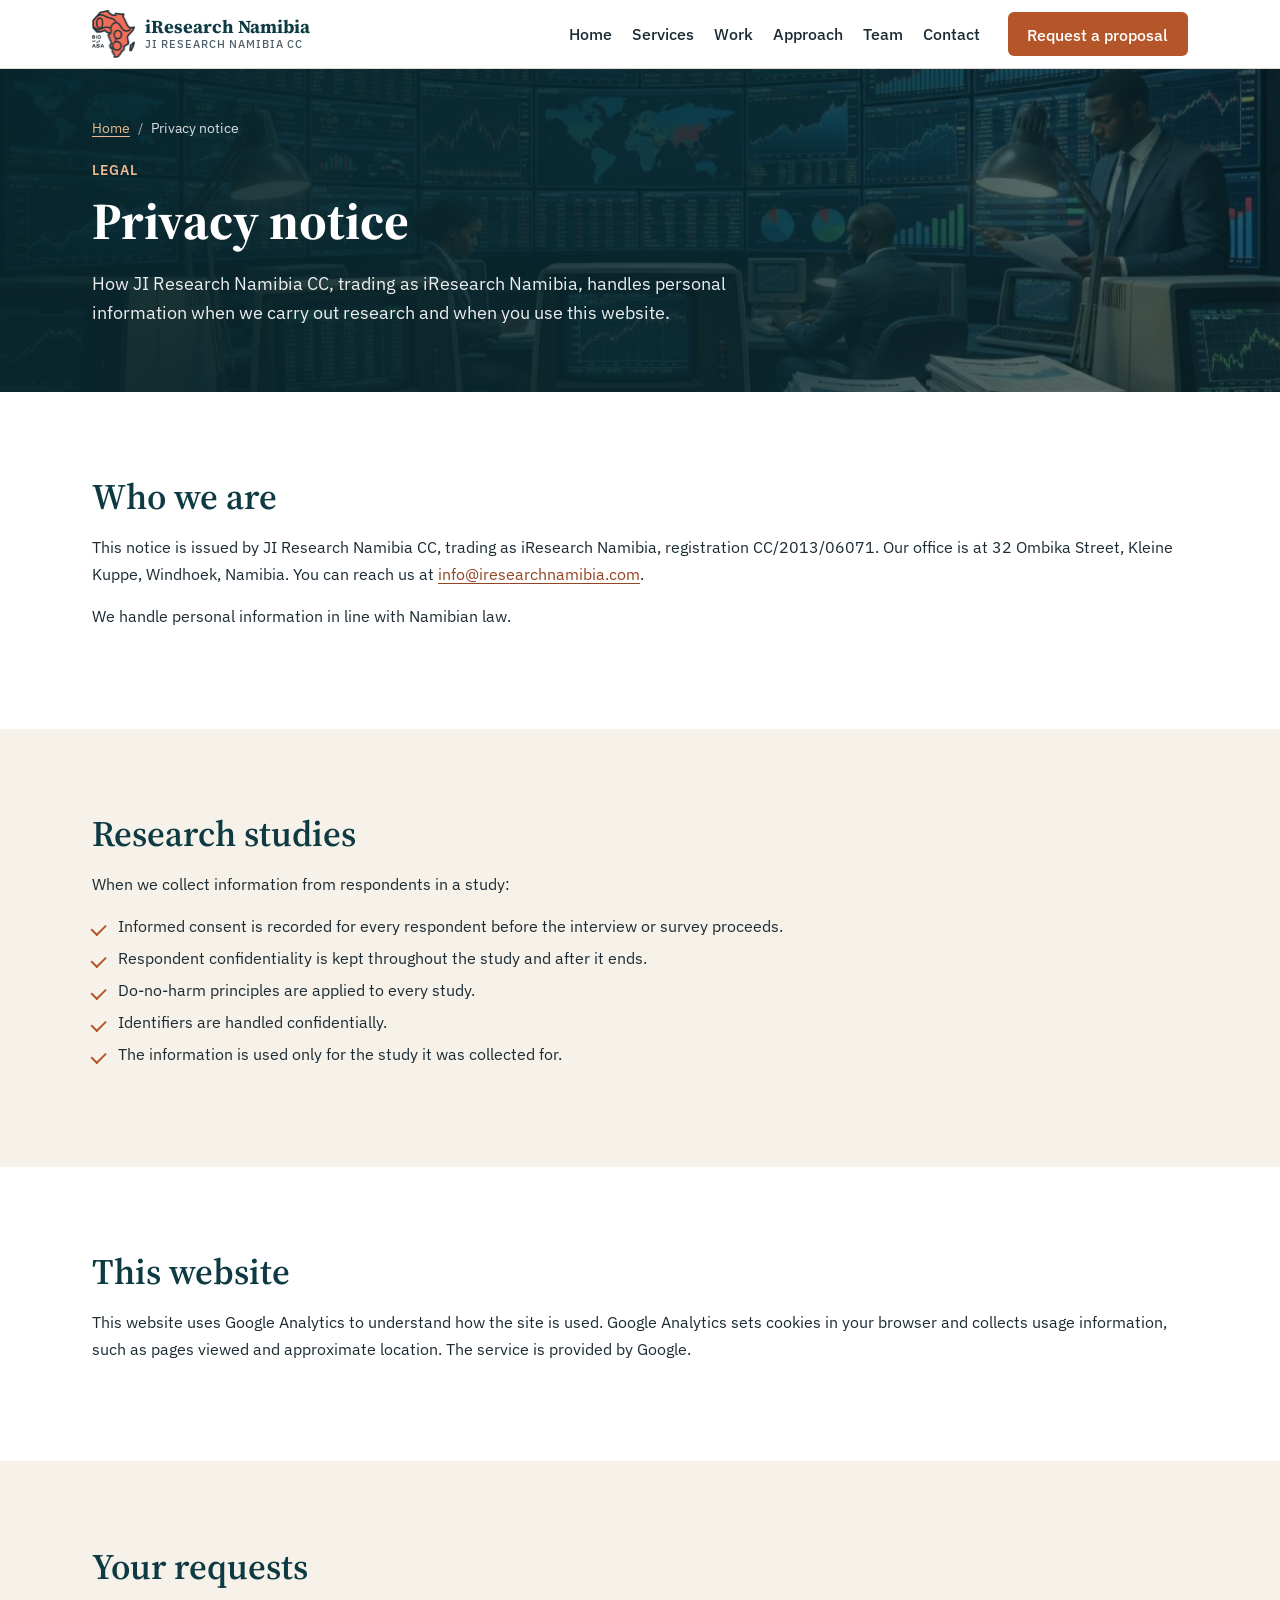
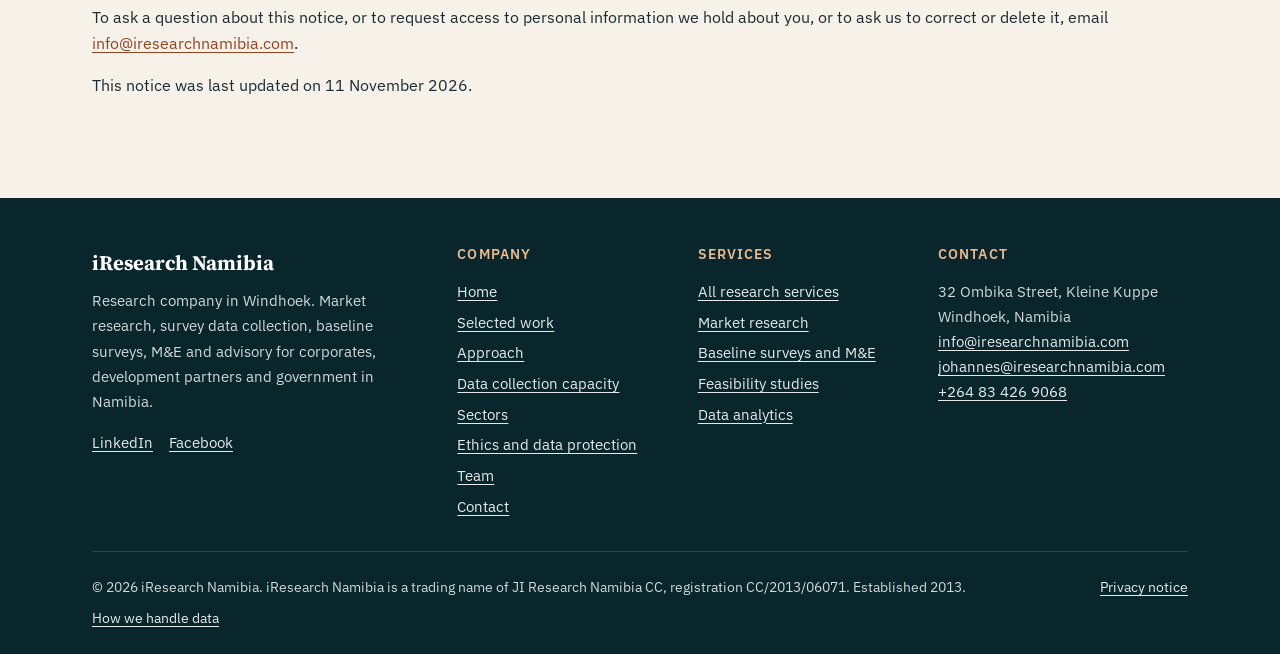
<file: privacy.html>
<!DOCTYPE html>
<html lang="en-NA">
<head>
<!-- Google tag (gtag.js) -->
<script async src="https://www.googletagmanager.com/gtag/js?id=G-DC303852MX"></script>
<script>
  window.dataLayer = window.dataLayer || [];
  function gtag(){dataLayer.push(arguments);}
  gtag('js', new Date());
  gtag('config', 'G-DC303852MX');
</script>

  <!-- ==================================================================
       GOOGLE TAG MANAGER: HEAD SNIPPET PLACEHOLDER
       Paste the GTM <script> snippet here, as high in <head> as possible.
       Replace GTM-XXXXXXX with the live container ID.
       Matching <noscript> placeholder sits immediately after <body>.
       ================================================================== -->

  <meta charset="utf-8">
  <meta name="viewport" content="width=device-width, initial-scale=1">
  <title>Privacy Notice | iResearch Namibia</title>
  <meta name="description" content="How JI Research Namibia CC, trading as iResearch Namibia, handles personal information in research studies and on this website.">
  <!-- Canonical: this page's own URL. The homepage canonical is https://iresearchnamibia.com/ -->
  <link rel="canonical" href="https://iresearchnamibia.com/privacy.html">
  <meta name="robots" content="index, follow, max-image-preview:large">
  <meta name="author" content="iResearch Namibia">
  <meta name="geo.region" content="NA-KH">
  <meta name="geo.placename" content="Windhoek">
  <meta name="theme-color" content="#0E3B43">

  <!-- Open Graph -->
  <meta property="og:type" content="website">
  <meta property="og:site_name" content="iResearch Namibia">
  <meta property="og:locale" content="en_NA">
  <meta property="og:title" content="Privacy Notice | iResearch Namibia">
  <meta property="og:description" content="How iResearch Namibia handles personal information in research studies and on this website.">
  <meta property="og:url" content="https://iresearchnamibia.com/privacy.html">
  <meta property="og:image" content="https://iresearchnamibia.com/images/og-image.png">
  <meta property="og:image:width" content="1200">
  <meta property="og:image:height" content="630">
  <meta property="og:image:alt" content="iResearch Namibia logo">

  <meta name="twitter:card" content="summary_large_image">
  <meta name="twitter:title" content="Privacy Notice | iResearch Namibia">
  <meta name="twitter:description" content="How iResearch Namibia handles personal information in research studies and on this website.">
  <meta name="twitter:image:alt" content="iResearch Namibia logo">
  <meta name="twitter:image" content="https://iresearchnamibia.com/images/og-image.png">

  <link rel="icon" href="favicon.ico" sizes="any">
  <link rel="icon" href="images/favicon-32.png" type="image/png" sizes="32x32">
  <link rel="apple-touch-icon" href="images/apple-touch-icon.png">

  <link rel="preconnect" href="https://fonts.googleapis.com">
  <link rel="preconnect" href="https://fonts.gstatic.com" crossorigin>
  <link rel="stylesheet" href="https://fonts.googleapis.com/css2?family=IBM+Plex+Sans:wght@400;500;600&family=Source+Serif+4:opsz,wght@8..60,600;8..60,700&display=swap">

  <link rel="stylesheet" href="styles.css">

  <script>document.documentElement.classList.add('js');</script>

  <!-- Structured data: Organization + WebPage + breadcrumb -->
  <script type="application/ld+json">
  {
    "@context": "https://schema.org",
    "@graph": [
      {
        "@type": [
          "Organization",
          "ProfessionalService"
        ],
        "@id": "https://iresearchnamibia.com/#organization",
        "name": "iResearch Namibia",
        "legalName": "JI Research Namibia CC",
        "url": "https://iresearchnamibia.com/"
      },
      {
        "@type": "WebPage",
        "@id": "https://iresearchnamibia.com/privacy.html#webpage",
        "url": "https://iresearchnamibia.com/privacy.html",
        "name": "Privacy notice",
        "isPartOf": {
          "@id": "https://iresearchnamibia.com/#organization"
        },
        "about": {
          "@id": "https://iresearchnamibia.com/#organization"
        }
      },
      {
        "@type": "BreadcrumbList",
        "@id": "https://iresearchnamibia.com/privacy.html#breadcrumb",
        "itemListElement": [
          {
            "@type": "ListItem",
            "position": 1,
            "name": "Home",
            "item": "https://iresearchnamibia.com/"
          },
          {
            "@type": "ListItem",
            "position": 2,
            "name": "Privacy notice",
            "item": "https://iresearchnamibia.com/privacy.html"
          }
        ]
      }
    ]
  }
  </script>
</head>
<body>
  <!-- ==================================================================
       GOOGLE TAG MANAGER: NOSCRIPT PLACEHOLDER
       Paste the GTM <noscript><iframe ...></iframe></noscript> snippet here,
       immediately after the opening <body> tag.
       ================================================================== -->

  <a class="skip-link" href="#main">Skip to main content</a>

  <header class="site-header">
    <div class="container header-inner">
      <a class="brand" href="index.html" aria-label="iResearch Namibia home">
        <img src="images/logo.png" alt="" width="44" height="48">
        <span class="brand-name">iResearch Namibia<small>JI Research Namibia CC</small></span>
      </a>

      <button class="nav-toggle" type="button" aria-expanded="false" aria-controls="site-nav">
        <span class="nav-toggle-bars" aria-hidden="true"></span>
        <span>Menu</span>
      </button>

      <nav class="site-nav" id="site-nav" aria-label="Main">
        <ul>
          <li><a href="index.html">Home</a></li>
          <li><a href="services.html">Services</a></li>
          <li><a href="index.html#work">Work</a></li>
          <li><a href="index.html#approach">Approach</a></li>
          <li><a href="index.html#team">Team</a></li>
          <li><a href="index.html#contact">Contact</a></li>
          <li class="nav-cta"><a class="btn btn-primary" href="index.html#contact">Request a proposal</a></li>
        </ul>
      </nav>
    </div>
  </header>


  <main id="main">

    <section class="hero hero--services" aria-labelledby="hero-title">
      <div class="container">
        <nav class="breadcrumb" aria-label="Breadcrumb">
          <ol>
            <li><a href="index.html">Home</a></li>
            <li><span aria-current="page">Privacy notice</span></li>
          </ol>
        </nav>
        <span class="eyebrow">Legal</span>
        <h1 id="hero-title">Privacy notice</h1>
        <p class="lead">How JI Research Namibia CC, trading as iResearch Namibia, handles personal information when we carry out research and when you use this website.</p>
      </div>
    </section>

    <section class="section" aria-labelledby="who-title">
      <div class="container">
        <h2 id="who-title">Who we are</h2>
        <p>This notice is issued by JI Research Namibia CC, trading as iResearch Namibia, registration CC/2013/06071. Our office is at 32 Ombika Street, Kleine Kuppe, Windhoek, Namibia. You can reach us at <a href="mailto:info@iresearchnamibia.com">info@iresearchnamibia.com</a>.</p>
        <p>We handle personal information in line with Namibian law.</p>
      </div>
    </section>

    <section class="section section--tint" aria-labelledby="research-title">
      <div class="container">
        <h2 id="research-title">Research studies</h2>
        <p>When we collect information from respondents in a study:</p>
        <ul class="check-list">
          <li>Informed consent is recorded for every respondent before the interview or survey proceeds.</li>
          <li>Respondent confidentiality is kept throughout the study and after it ends.</li>
          <li>Do-no-harm principles are applied to every study.</li>
          <li>Identifiers are handled confidentially.</li>
          <li>The information is used only for the study it was collected for.</li>
        </ul>
      </div>
    </section>

    <section class="section" aria-labelledby="website-title">
      <div class="container">
        <h2 id="website-title">This website</h2>
        <p>This website uses Google Analytics to understand how the site is used. Google Analytics sets cookies in your browser and collects usage information, such as pages viewed and approximate location. The service is provided by Google.</p>
      </div>
    </section>

    <section class="section section--tint" aria-labelledby="requests-title">
      <div class="container">
        <h2 id="requests-title">Your requests</h2>
        <p>To ask a question about this notice, or to request access to personal information we hold about you, or to ask us to correct or delete it, email <a href="mailto:info@iresearchnamibia.com">info@iresearchnamibia.com</a>.</p>
        <p>This notice was last updated on 11 November 2026.</p>
      </div>
    </section>

  </main>

  <footer class="site-footer">
    <div class="container">
      <div class="footer-grid">
        <div>
          <p class="footer-brand">iResearch Namibia</p>
          <p>Research company in Windhoek. Market research, survey data collection, baseline surveys, M&amp;E and advisory for corporates, development partners and government in Namibia.</p>
          <ul class="social-links">
            <li><a href="https://www.linkedin.com/company/ji-research-namibia" rel="noopener" target="_blank">LinkedIn<span class="visually-hidden"> (opens in a new tab)</span></a></li>
            <li><a href="https://www.facebook.com/iresearchnamibia" rel="noopener" target="_blank">Facebook<span class="visually-hidden"> (opens in a new tab)</span></a></li>
          </ul>
        </div>
        <nav aria-label="Footer">
          <h2>Company</h2>
          <ul>
            <li><a href="index.html">Home</a></li>
            <li><a href="index.html#work">Selected work</a></li>
            <li><a href="index.html#approach">Approach</a></li>
            <li><a href="index.html#capacity">Data collection capacity</a></li>
            <li><a href="index.html#sectors">Sectors</a></li>
            <li><a href="index.html#ethics">Ethics and data protection</a></li>
            <li><a href="index.html#team">Team</a></li>
            <li><a href="index.html#contact">Contact</a></li>
          </ul>
        </nav>
        <nav aria-label="Services">
          <h2>Services</h2>
          <ul>
            <li><a href="services.html">All research services</a></li>
            <li><a href="services.html#market-research">Market research</a></li>
            <li><a href="services.html#development-research">Baseline surveys and M&amp;E</a></li>
            <li><a href="services.html#feasibility">Feasibility studies</a></li>
            <li><a href="services.html#analytics">Data analytics</a></li>
          </ul>
        </nav>
        <div>
          <h2>Contact</h2>
          <address>
            32 Ombika Street, Kleine Kuppe<br>
            Windhoek, Namibia<br>
            <a href="mailto:info@iresearchnamibia.com">info@iresearchnamibia.com</a><br>
            <a href="mailto:johannes@iresearchnamibia.com">johannes@iresearchnamibia.com</a><br>
            <a href="tel:+264834269068">+264 83 426 9068</a>
          </address>
        </div>
      </div>
      <div class="footer-legal">
        <p>&copy; 2026 iResearch Namibia. iResearch Namibia is a trading name of JI Research Namibia CC, registration CC/2013/06071. Established 2013.</p>
        <p><a href="privacy.html">Privacy notice</a></p>
        <p><a href="index.html#ethics">How we handle data</a></p>
      </div>
    </div>
  </footer>

  <script>
    (function () {
      var btn = document.querySelector('.nav-toggle');
      var nav = document.getElementById('site-nav');
      if (!btn || !nav) return;
      function close() { nav.classList.remove('is-open'); btn.setAttribute('aria-expanded', 'false'); }
      btn.addEventListener('click', function () {
        var open = nav.classList.toggle('is-open');
        btn.setAttribute('aria-expanded', open ? 'true' : 'false');
      });
      nav.addEventListener('click', function (e) { if (e.target.closest('a')) close(); });
      document.addEventListener('keydown', function (e) { if (e.key === 'Escape') close(); });
    })();
  </script>
</body>
</html>
</file>
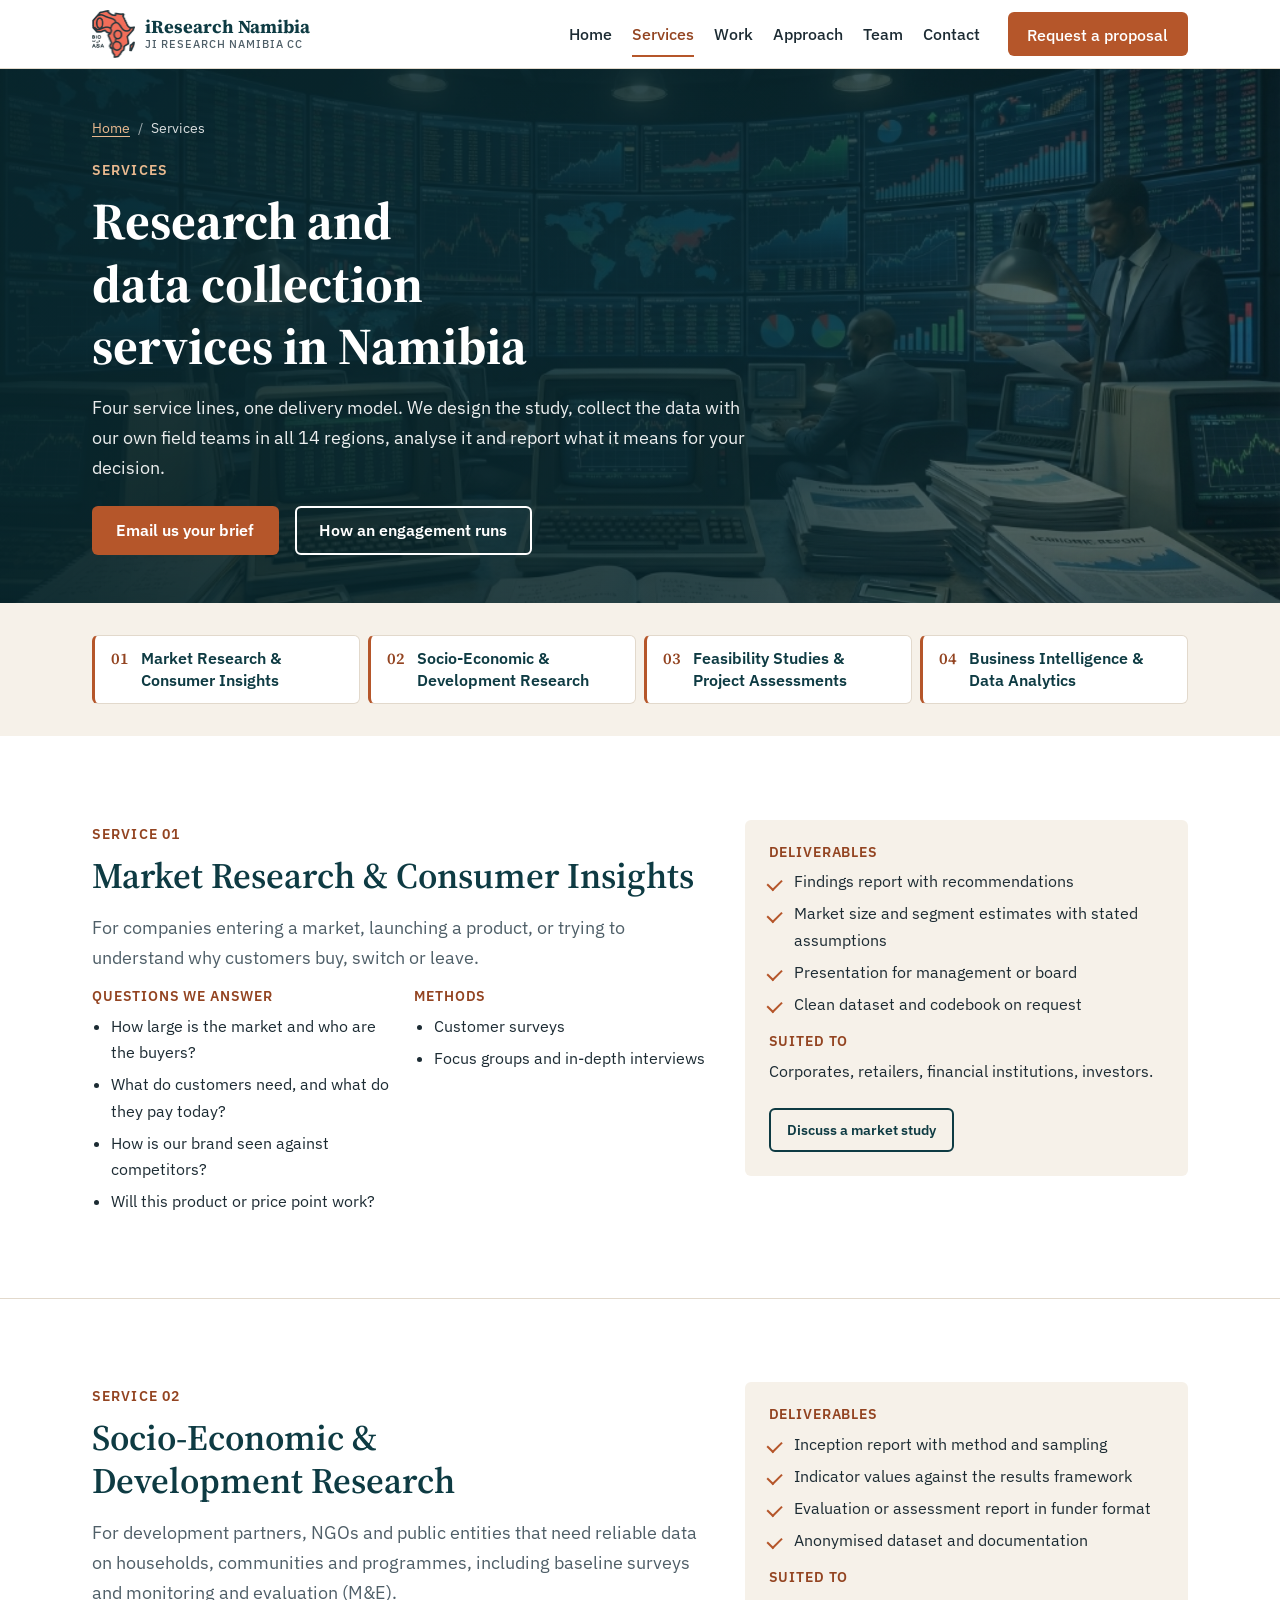
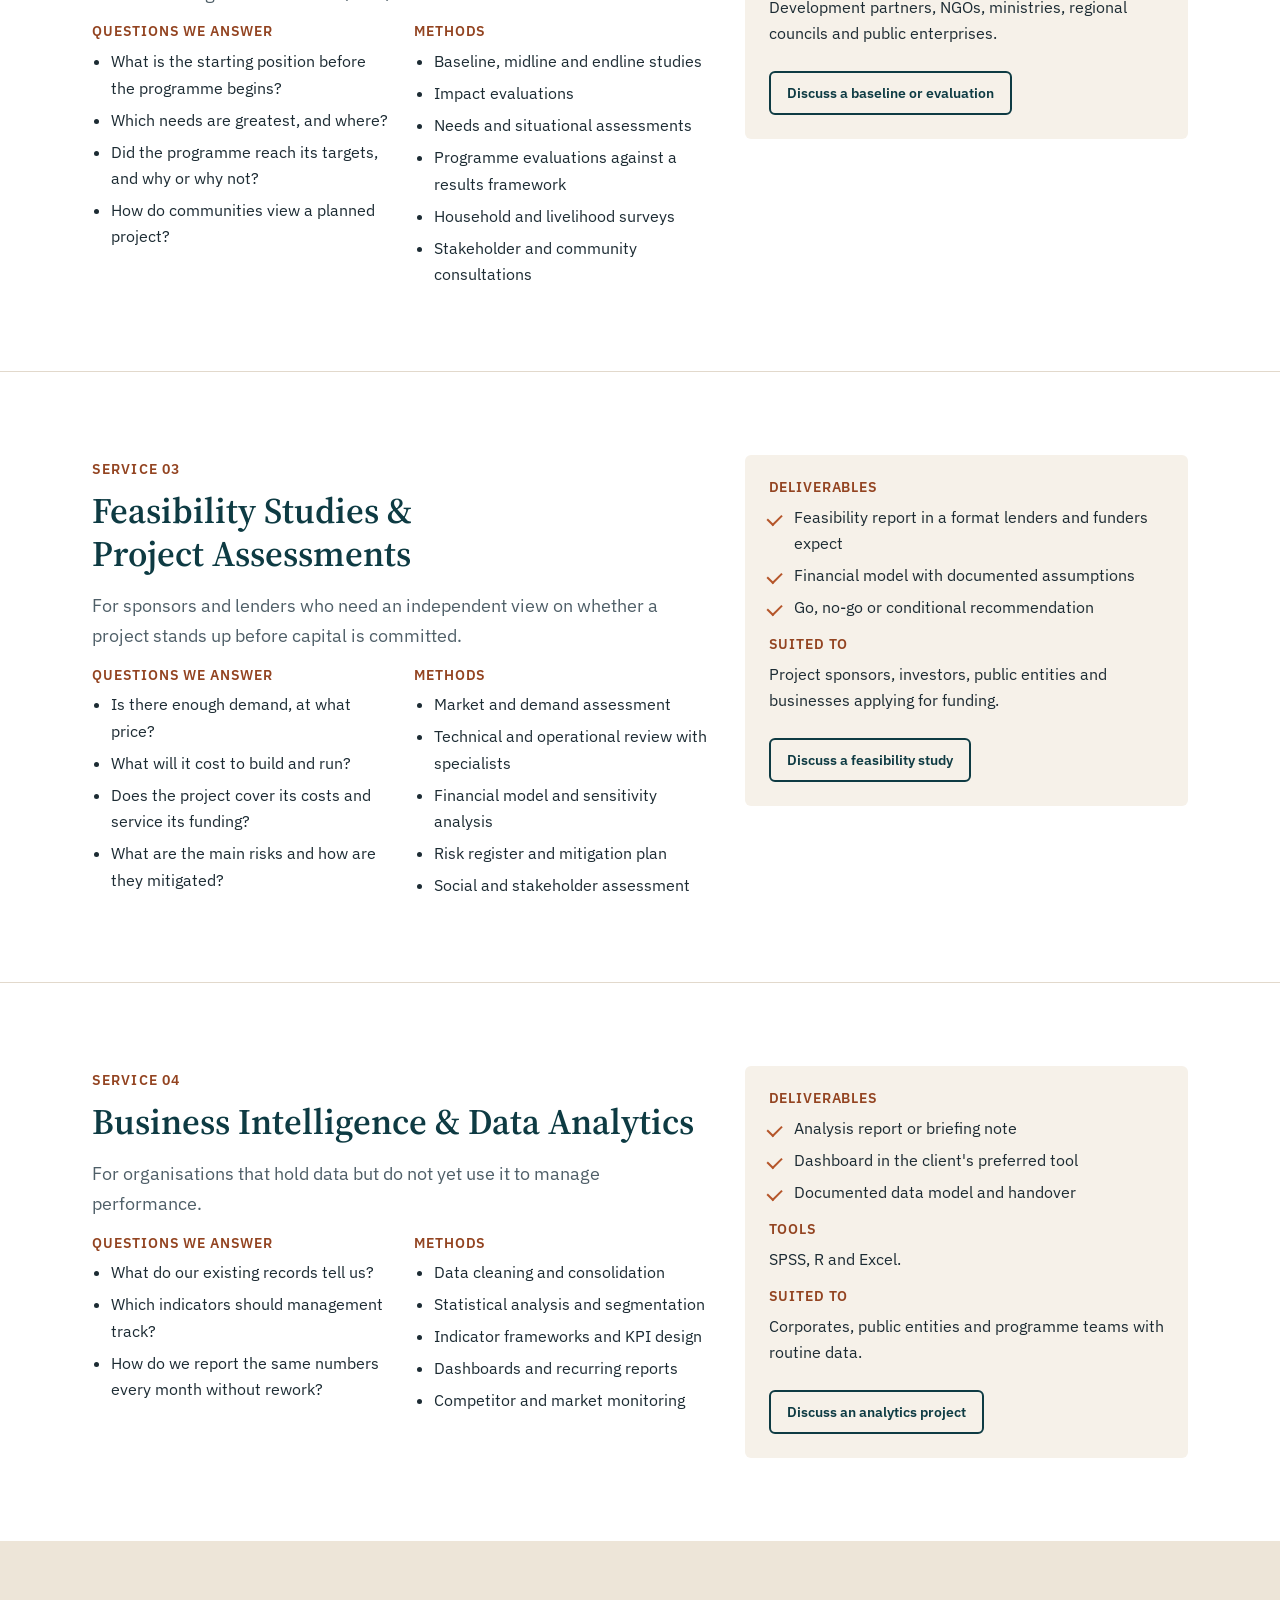
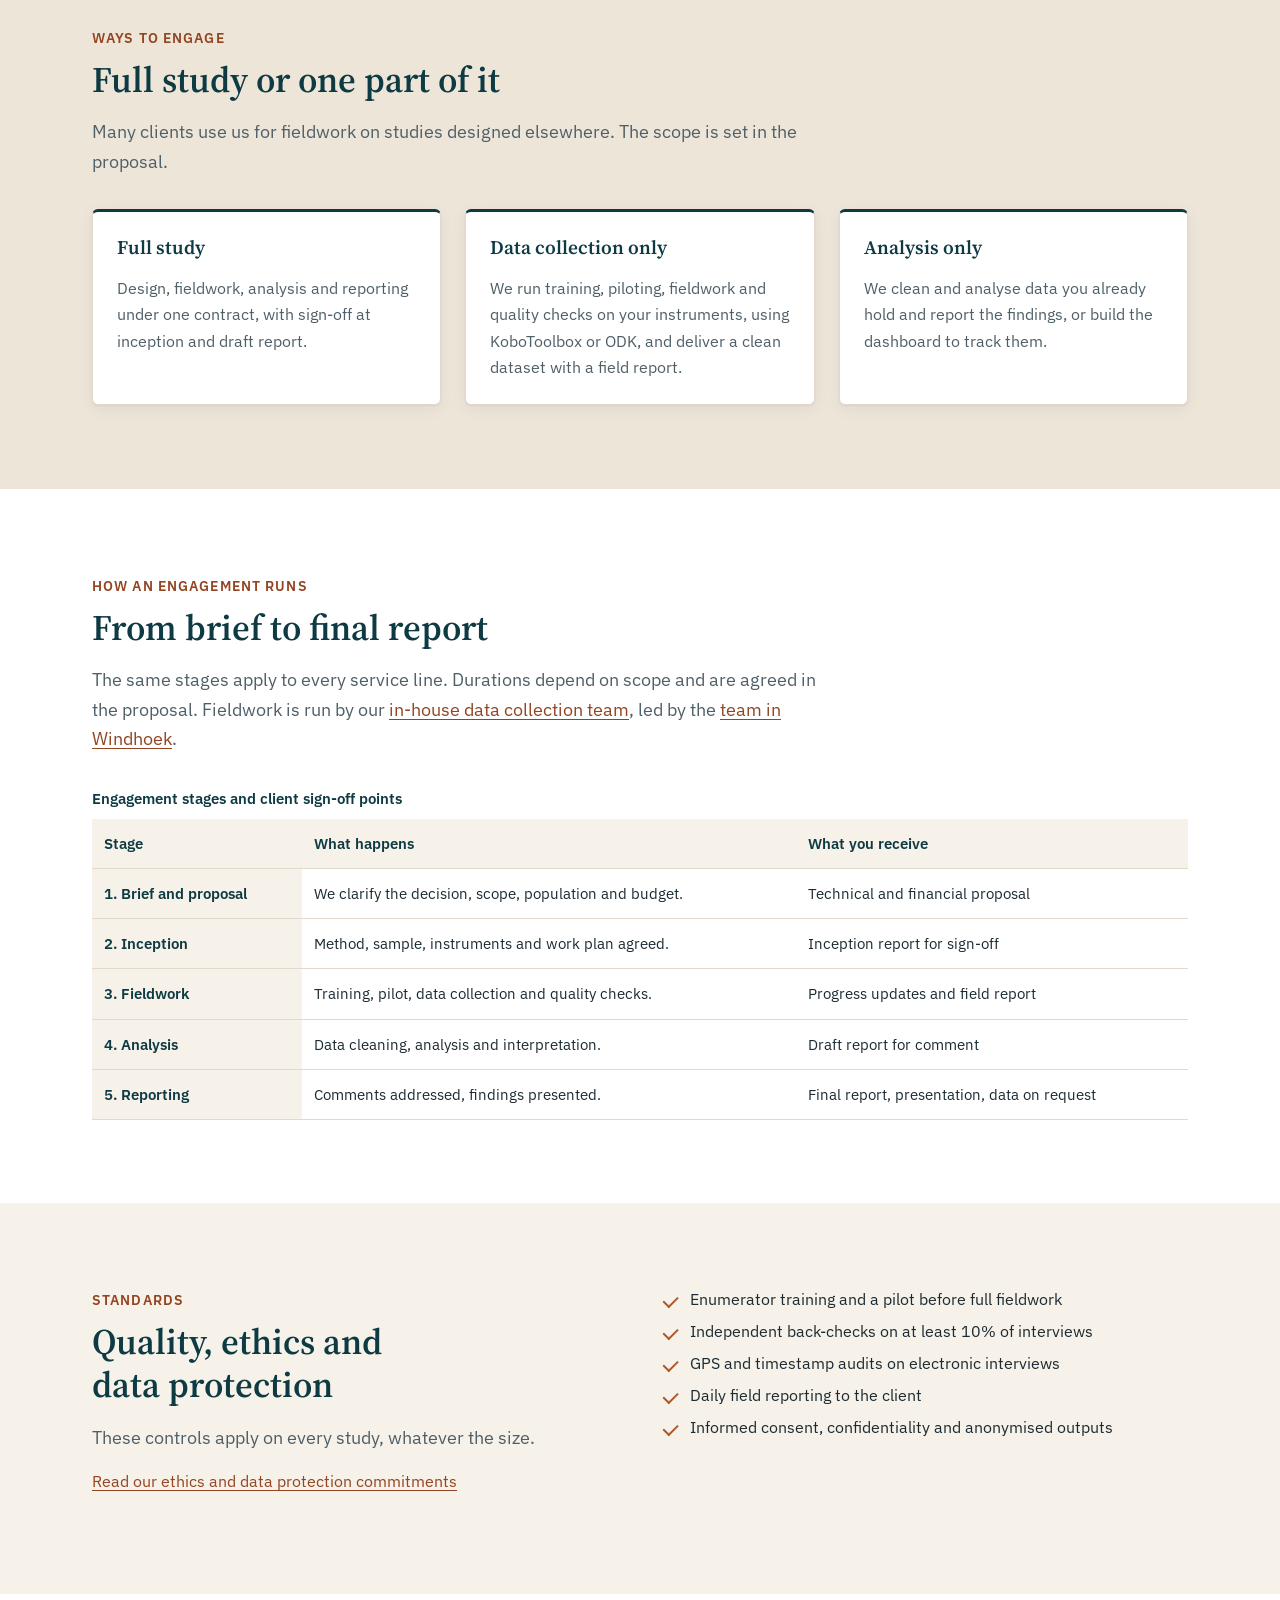
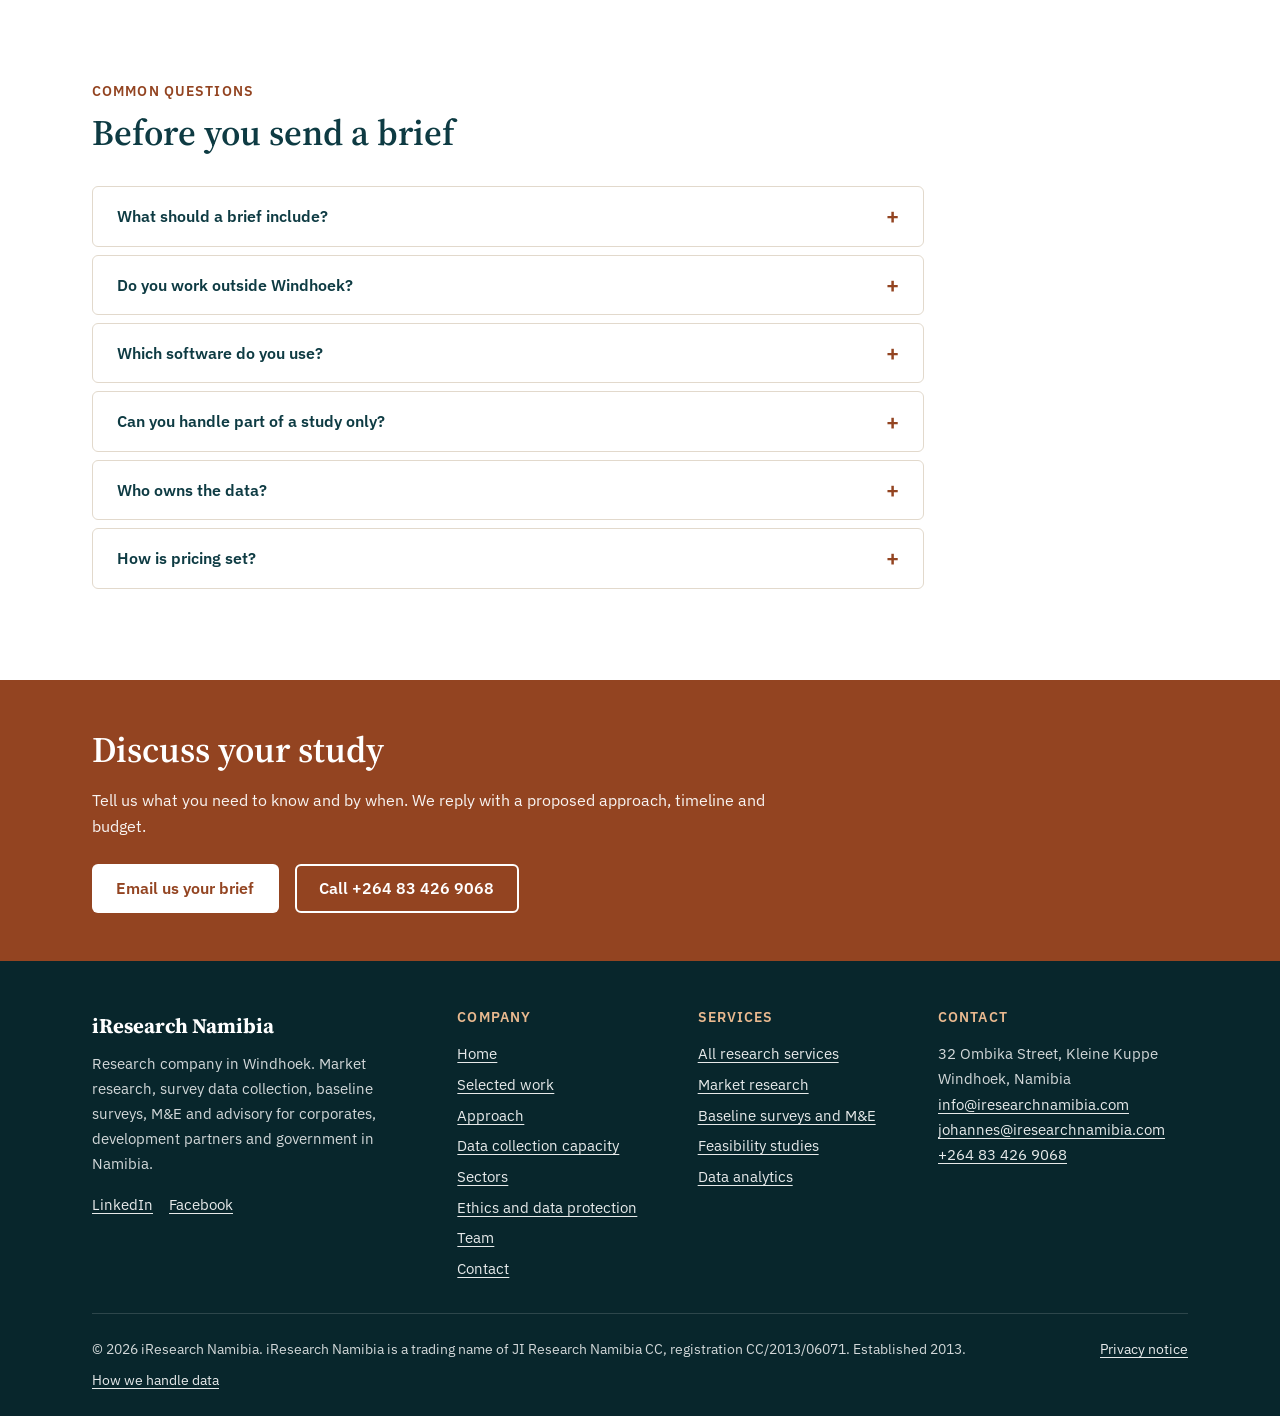
<file: services.html>
<!DOCTYPE html>
<html lang="en-NA">
<head>
<!-- Google tag (gtag.js) -->
<script async src="https://www.googletagmanager.com/gtag/js?id=G-DC303852MX"></script>
<script>
  window.dataLayer = window.dataLayer || [];
  function gtag(){dataLayer.push(arguments);}
  gtag('js', new Date());
  gtag('config', 'G-DC303852MX');
</script>

  <!-- ==================================================================
       GOOGLE TAG MANAGER: HEAD SNIPPET PLACEHOLDER
       Paste the GTM <script> snippet here, as high in <head> as possible.
       Replace GTM-XXXXXXX with the live container ID.
       Matching <noscript> placeholder sits immediately after <body>.
       ================================================================== -->

  <meta charset="utf-8">
  <meta name="viewport" content="width=device-width, initial-scale=1">
  <title>Market Research, Baseline Surveys &amp; M&amp;E Namibia | iResearch</title>
  <meta name="description" content="Market research, survey data collection, baseline surveys, M&amp;E evaluations, feasibility studies and data analytics in Namibia, delivered from Windhoek.">
  <!-- Canonical: this page's own URL. The homepage canonical is https://iresearchnamibia.com/ -->
  <link rel="canonical" href="https://iresearchnamibia.com/services.html">
  <meta name="robots" content="index, follow, max-image-preview:large">
  <meta name="author" content="iResearch Namibia">
  <meta name="geo.region" content="NA-KH">
  <meta name="geo.placename" content="Windhoek">
  <meta name="theme-color" content="#0E3B43">

  <!-- Open Graph -->
  <meta property="og:type" content="website">
  <meta property="og:site_name" content="iResearch Namibia">
  <meta property="og:locale" content="en_NA">
  <meta property="og:title" content="Research Services in Namibia | iResearch Namibia">
  <meta property="og:description" content="Market research, survey data collection, baseline surveys and M&amp;E, feasibility studies and data analytics. Delivered from Windhoek with in-house field teams.">
  <meta property="og:url" content="https://iresearchnamibia.com/services.html">
  <meta property="og:image" content="https://iresearchnamibia.com/images/og-image.png">
  <meta property="og:image:width" content="1200">
  <meta property="og:image:height" content="630">
  <meta property="og:image:alt" content="iResearch Namibia logo">

  <meta name="twitter:card" content="summary_large_image">
  <meta name="twitter:title" content="Research Services in Namibia | iResearch Namibia">
  <meta name="twitter:description" content="Market research, survey data collection, baseline surveys, M&amp;E and data analytics in Namibia.">
  <meta name="twitter:image:alt" content="iResearch Namibia logo">
  <meta name="twitter:image" content="https://iresearchnamibia.com/images/og-image.png">

  <link rel="icon" href="favicon.ico" sizes="any">
  <link rel="icon" href="images/favicon-32.png" type="image/png" sizes="32x32">
  <link rel="apple-touch-icon" href="images/apple-touch-icon.png">

  <link rel="preconnect" href="https://fonts.googleapis.com">
  <link rel="preconnect" href="https://fonts.gstatic.com" crossorigin>
  <link rel="stylesheet" href="https://fonts.googleapis.com/css2?family=IBM+Plex+Sans:wght@400;500;600&family=Source+Serif+4:opsz,wght@8..60,600;8..60,700&display=swap">

  <link rel="stylesheet" href="styles.css">

  <script>document.documentElement.classList.add('js');</script>

  <!-- Structured data: Organization/ProfessionalService, WebSite, WebPage + breadcrumb, Services, FAQ -->
  <script type="application/ld+json">
  {
    "@context": "https://schema.org",
    "@graph": [
      {
        "@type": [
          "Organization",
          "ProfessionalService"
        ],
        "@id": "https://iresearchnamibia.com/#organization",
        "name": "iResearch Namibia",
        "legalName": "JI Research Namibia CC",
        "alternateName": [
          "JI Research Namibia",
          "iResearch"
        ],
        "identifier": {
          "@type": "PropertyValue",
          "propertyID": "Namibian close corporation registration number",
          "value": "CC/2013/06071"
        },
        "foundingDate": "2013",
        "url": "https://iresearchnamibia.com/",
        "logo": {
          "@type": "ImageObject",
          "url": "https://iresearchnamibia.com/images/logo.png",
          "width": 205,
          "height": 226
        },
        "image": "https://iresearchnamibia.com/images/og-image.png",
        "sameAs": [
          "https://www.facebook.com/iresearchnamibia",
          "https://www.linkedin.com/company/ji-research-namibia"
        ],
        "slogan": "Namibia's Trusted Research & Advisory Partner",
        "description": "Research and data-collection company based in Windhoek, Namibia. Market research, survey data collection, socio-economic and development research including baseline surveys and monitoring and evaluation (M&E), feasibility studies and data analytics for corporates, development partners and government.",
        "email": "info@iresearchnamibia.com",
        "telephone": "+264834269068",
        "address": {
          "@type": "PostalAddress",
          "streetAddress": "32 Ombika Street, Kleine Kuppe",
          "addressLocality": "Windhoek",
          "addressRegion": "Khomas",
          "addressCountry": "NA"
        },
        "hasMap": "https://www.google.com/maps/search/?api=1&query=32+Ombika+Street+Kleine+Kuppe+Windhoek+Namibia",
        "areaServed": {
          "@type": "Country",
          "name": "Namibia"
        },
        "currenciesAccepted": "NAD",
        "founder": {
          "@id": "https://iresearchnamibia.com/#johannes-ndakukamo"
        },
        "contactPoint": [
          {
            "@type": "ContactPoint",
            "contactType": "sales",
            "telephone": "+264834269068",
            "email": "info@iresearchnamibia.com",
            "areaServed": "NA",
            "availableLanguage": [
              "English"
            ]
          }
        ],
        "knowsAbout": [
          "Market research",
          "Consumer insights",
          "Survey data collection",
          "Baseline surveys",
          "Monitoring and evaluation",
          "Impact evaluation",
          "Graduate tracer studies",
          "Socio-economic research",
          "Development research",
          "Feasibility studies",
          "Business intelligence",
          "Data analytics"
        ],
        "hasOfferCatalog": {
          "@type": "OfferCatalog",
          "name": "Research services",
          "itemListElement": [
            {
              "@type": "Offer",
              "itemOffered": {
                "@id": "https://iresearchnamibia.com/services.html#market-research"
              }
            },
            {
              "@type": "Offer",
              "itemOffered": {
                "@id": "https://iresearchnamibia.com/services.html#development-research"
              }
            },
            {
              "@type": "Offer",
              "itemOffered": {
                "@id": "https://iresearchnamibia.com/services.html#feasibility"
              }
            },
            {
              "@type": "Offer",
              "itemOffered": {
                "@id": "https://iresearchnamibia.com/services.html#analytics"
              }
            }
          ]
        }
      },
      {
        "@type": "WebSite",
        "@id": "https://iresearchnamibia.com/#website",
        "url": "https://iresearchnamibia.com/",
        "name": "iResearch Namibia",
        "inLanguage": "en-NA",
        "publisher": {
          "@id": "https://iresearchnamibia.com/#organization"
        }
      },
      {
        "@type": "WebPage",
        "@id": "https://iresearchnamibia.com/services.html#webpage",
        "url": "https://iresearchnamibia.com/services.html",
        "name": "Market Research, Baseline Surveys & M&E Namibia | iResearch",
        "isPartOf": {
          "@id": "https://iresearchnamibia.com/#website"
        },
        "about": {
          "@id": "https://iresearchnamibia.com/#organization"
        },
        "breadcrumb": {
          "@type": "BreadcrumbList",
          "itemListElement": [
            {
              "@type": "ListItem",
              "position": 1,
              "name": "Home",
              "item": "https://iresearchnamibia.com/"
            },
            {
              "@type": "ListItem",
              "position": 2,
              "name": "Services",
              "item": "https://iresearchnamibia.com/services.html"
            }
          ]
        },
        "inLanguage": "en-NA"
      },
      {
        "@type": "Service",
        "@id": "https://iresearchnamibia.com/services.html#market-research",
        "name": "Market Research & Consumer Insights",
        "serviceType": "Market research",
        "description": "Market sizing, customer surveys, focus groups and consumer insights.",
        "url": "https://iresearchnamibia.com/services.html#market-research",
        "provider": {
          "@id": "https://iresearchnamibia.com/#organization"
        },
        "areaServed": {
          "@type": "Country",
          "name": "Namibia"
        }
      },
      {
        "@type": "Service",
        "@id": "https://iresearchnamibia.com/services.html#development-research",
        "name": "Socio-Economic & Development Research",
        "serviceType": "Socio-economic research, baseline surveys, monitoring and evaluation",
        "description": "Baseline, midline and endline studies, impact evaluations, needs assessments, programme evaluations against a results framework (M&E), household and livelihood surveys, and stakeholder consultations.",
        "url": "https://iresearchnamibia.com/services.html#development-research",
        "provider": {
          "@id": "https://iresearchnamibia.com/#organization"
        },
        "areaServed": {
          "@type": "Country",
          "name": "Namibia"
        }
      },
      {
        "@type": "Service",
        "@id": "https://iresearchnamibia.com/services.html#feasibility",
        "name": "Feasibility Studies & Project Assessments",
        "serviceType": "Feasibility studies",
        "description": "Market and demand assessment, technical and operational review, financial model and sensitivity analysis, risk register and social assessment.",
        "url": "https://iresearchnamibia.com/services.html#feasibility",
        "provider": {
          "@id": "https://iresearchnamibia.com/#organization"
        },
        "areaServed": {
          "@type": "Country",
          "name": "Namibia"
        }
      },
      {
        "@type": "Service",
        "@id": "https://iresearchnamibia.com/services.html#analytics",
        "name": "Business Intelligence & Data Analytics",
        "serviceType": "Data analytics",
        "description": "Data cleaning and consolidation, statistical analysis in SPSS, R and Excel, indicator frameworks and KPI design, dashboards and recurring reports.",
        "url": "https://iresearchnamibia.com/services.html#analytics",
        "provider": {
          "@id": "https://iresearchnamibia.com/#organization"
        },
        "areaServed": {
          "@type": "Country",
          "name": "Namibia"
        }
      },
      {
        "@type": "FAQPage",
        "@id": "https://iresearchnamibia.com/services.html#faq",
        "mainEntity": [
          {
            "@type": "Question",
            "name": "What should a brief include?",
            "acceptedAnswer": {
              "@type": "Answer",
              "text": "The decision the research must inform, the target population, the area to cover, your timeline and an indicative budget if you have one. A short email is enough to start."
            }
          },
          {
            "@type": "Question",
            "name": "Do you work outside Windhoek?",
            "acceptedAnswer": {
              "@type": "Answer",
              "text": "Yes. We run fieldwork in all 14 regions of Namibia, in urban and rural areas, in eight languages: English, Oshiwambo, Afrikaans, Otjiherero, Khoekhoegowab, Rukwangali, Thimbukushu and Silozi."
            }
          },
          {
            "@type": "Question",
            "name": "Which software do you use?",
            "acceptedAnswer": {
              "@type": "Answer",
              "text": "KoboToolbox and ODK for data collection. SPSS, R and Excel for analysis."
            }
          },
          {
            "@type": "Question",
            "name": "Can you handle part of a study only?",
            "acceptedAnswer": {
              "@type": "Answer",
              "text": "Yes. We can run data collection only, analysis only, or the full study. Many clients use us for fieldwork on studies designed elsewhere."
            }
          },
          {
            "@type": "Question",
            "name": "Who owns the data?",
            "acceptedAnswer": {
              "@type": "Answer",
              "text": "Ownership is set in the contract. As a default the client owns the study data, and we keep respondent identities confidential."
            }
          },
          {
            "@type": "Question",
            "name": "How is pricing set?",
            "acceptedAnswer": {
              "@type": "Answer",
              "text": "Pricing follows sample size, geography, method and reporting needs. Each proposal shows the cost by stage. Prices are quoted in N$."
            }
          }
        ]
      }
    ]
  }
  </script>
</head>
<body>
  <!-- ==================================================================
       GOOGLE TAG MANAGER: NOSCRIPT PLACEHOLDER
       Paste the GTM <noscript><iframe ...></iframe></noscript> snippet here,
       immediately after the opening <body> tag.
       ================================================================== -->

  <a class="skip-link" href="#main">Skip to main content</a>

  <header class="site-header">
    <div class="container header-inner">
      <a class="brand" href="index.html" aria-label="iResearch Namibia home">
        <img src="images/logo.png" alt="" width="44" height="48">
        <span class="brand-name">iResearch Namibia<small>JI Research Namibia CC</small></span>
      </a>

      <button class="nav-toggle" type="button" aria-expanded="false" aria-controls="site-nav">
        <span class="nav-toggle-bars" aria-hidden="true"></span>
        <span>Menu</span>
      </button>

      <nav class="site-nav" id="site-nav" aria-label="Main">
        <ul>
          <li><a href="index.html">Home</a></li>
          <li><a href="services.html" aria-current="page">Services</a></li>
          <li><a href="index.html#work">Work</a></li>
          <li><a href="index.html#approach">Approach</a></li>
          <li><a href="index.html#team">Team</a></li>
          <li><a href="index.html#contact">Contact</a></li>
          <li class="nav-cta"><a class="btn btn-primary" href="index.html#contact">Request a proposal</a></li>
        </ul>
      </nav>
    </div>
  </header>

  <main id="main">

    <!-- HERO -->
    <section class="hero hero--services" aria-labelledby="hero-title">
      <div class="container">
        <nav class="breadcrumb" aria-label="Breadcrumb">
          <ol>
            <li><a href="index.html">Home</a></li>
            <li><span aria-current="page">Services</span></li>
          </ol>
        </nav>
        <span class="eyebrow">Services</span>
        <h1 id="hero-title">Research and data collection services in Namibia</h1>
        <p class="lead">Four service lines, one delivery model. We design the study, collect the data with our own field teams in all 14 regions, analyse it and report what it means for your decision.</p>
        <div class="btn-row">
          <a class="btn btn-primary" href="mailto:info@iresearchnamibia.com?subject=Research%20proposal%20request&amp;body=Decision%20the%20study%20must%20inform%3A%0D%0A%0D%0ATarget%20population%3A%0D%0A%0D%0ARegions%20to%20cover%3A%0D%0A%0D%0ATimeline%3A%0D%0A%0D%0AIndicative%20budget%20(N%24)%3A%0D%0A">Email us your brief</a>
          <a class="btn btn-light" href="#engagement">How an engagement runs</a>
        </div>
      </div>
    </section>

    <!-- SERVICE INDEX -->
    <section class="section section--tint section--compact" aria-labelledby="index-title">
      <div class="container">
        <h2 id="index-title" class="visually-hidden">Service lines</h2>
        <ul class="service-nav">
          <li><a href="#market-research"><span>01</span>Market Research &amp; Consumer Insights</a></li>
          <li><a href="#development-research"><span>02</span>Socio-Economic &amp; Development Research</a></li>
          <li><a href="#feasibility"><span>03</span>Feasibility Studies &amp; Project Assessments</a></li>
          <li><a href="#analytics"><span>04</span>Business Intelligence &amp; Data Analytics</a></li>
        </ul>
      </div>
    </section>

    <!-- SERVICE 1 -->
    <section class="section service-detail" id="market-research" aria-labelledby="s1-title">
      <div class="container service-layout">
        <div>
          <span class="eyebrow">Service 01</span>
          <h2 id="s1-title">Market Research &amp; Consumer Insights</h2>
          <p class="lead">For companies entering a market, launching a product, or trying to understand why customers buy, switch or leave.</p>
          <div class="service-meta">
            <div>
              <h3>Questions we answer</h3>
              <ul>
                <li>How large is the market and who are the buyers?</li>
                <li>What do customers need, and what do they pay today?</li>
                <li>How is our brand seen against competitors?</li>
                <li>Will this product or price point work?</li>
              </ul>
            </div>
            <div>
              <h3>Methods</h3>
              <ul>
                <li>Customer surveys</li>
                <li>Focus groups and in-depth interviews</li>
              </ul>
              <!-- HELD BACK (CONFIRM): not on the verified methods list. Restore only if confirmed:
                <li>Brand health and satisfaction tracking</li>
                <li>Pricing and concept testing</li>
                <li>Mystery shopping and retail audits</li>
              -->
            </div>
          </div>
        </div>
        <aside class="service-panel" aria-label="Market research deliverables">
          <h3>Deliverables</h3>
          <ul class="check-list">
            <li>Findings report with recommendations</li>
            <li>Market size and segment estimates with stated assumptions</li>
            <li>Presentation for management or board</li>
            <li>Clean dataset and codebook on request</li>
          </ul>
          <h3>Suited to</h3>
          <p>Corporates, retailers, financial institutions, investors.</p>
          <a class="btn btn-outline btn-sm" href="mailto:info@iresearchnamibia.com?subject=Market%20research%20enquiry">Discuss a market study</a>
        </aside>
      </div>
    </section>

    <!-- SERVICE 2 -->
    <section class="section service-detail" id="development-research" aria-labelledby="s2-title">
      <div class="container service-layout">
        <div>
          <span class="eyebrow">Service 02</span>
          <h2 id="s2-title">Socio-Economic &amp; Development Research</h2>
          <p class="lead">For development partners, NGOs and public entities that need reliable data on households, communities and programmes, including baseline surveys and monitoring and evaluation (M&amp;E).</p>
          <div class="service-meta">
            <div>
              <h3>Questions we answer</h3>
              <ul>
                <li>What is the starting position before the programme begins?</li>
                <li>Which needs are greatest, and where?</li>
                <li>Did the programme reach its targets, and why or why not?</li>
                <li>How do communities view a planned project?</li>
              </ul>
            </div>
            <div>
              <h3>Methods</h3>
              <ul>
                <li>Baseline, midline and endline studies</li>
                <li>Impact evaluations</li>
                <li>Needs and situational assessments</li>
                <li>Programme evaluations against a results framework</li>
                <li>Household and livelihood surveys</li>
                <li>Stakeholder and community consultations</li>
              </ul>
            </div>
          </div>
        </div>
        <aside class="service-panel" aria-label="Development research deliverables">
          <h3>Deliverables</h3>
          <ul class="check-list">
            <li>Inception report with method and sampling</li>
            <li>Indicator values against the results framework</li>
            <li>Evaluation or assessment report in funder format</li>
            <li>Anonymised dataset and documentation</li>
          </ul>
          <h3>Suited to</h3>
          <p>Development partners, NGOs, ministries, regional councils and public enterprises.</p>
          <a class="btn btn-outline btn-sm" href="mailto:info@iresearchnamibia.com?subject=Baseline%20or%20M%26E%20enquiry">Discuss a baseline or evaluation</a>
        </aside>
      </div>
    </section>

    <!-- SERVICE 3 -->
    <section class="section service-detail" id="feasibility" aria-labelledby="s3-title">
      <div class="container service-layout">
        <div>
          <span class="eyebrow">Service 03</span>
          <h2 id="s3-title">Feasibility Studies &amp; Project Assessments</h2>
          <p class="lead">For sponsors and lenders who need an independent view on whether a project stands up before capital is committed.</p>
          <div class="service-meta">
            <div>
              <h3>Questions we answer</h3>
              <ul>
                <li>Is there enough demand, at what price?</li>
                <li>What will it cost to build and run?</li>
                <li>Does the project cover its costs and service its funding?</li>
                <li>What are the main risks and how are they mitigated?</li>
              </ul>
            </div>
            <div>
              <h3>Methods</h3>
              <ul>
                <li>Market and demand assessment</li>
                <li>Technical and operational review with specialists</li>
                <li>Financial model and sensitivity analysis</li>
                <li>Risk register and mitigation plan</li>
                <li>Social and stakeholder assessment</li>
              </ul>
            </div>
          </div>
        </div>
        <aside class="service-panel" aria-label="Feasibility study deliverables">
          <h3>Deliverables</h3>
          <ul class="check-list">
            <li>Feasibility report in a format lenders and funders expect</li>
            <li>Financial model with documented assumptions</li>
            <li>Go, no-go or conditional recommendation</li>
          </ul>
          <h3>Suited to</h3>
          <p>Project sponsors, investors, public entities and businesses applying for funding.</p>
          <a class="btn btn-outline btn-sm" href="mailto:info@iresearchnamibia.com?subject=Feasibility%20study%20enquiry">Discuss a feasibility study</a>
        </aside>
      </div>
    </section>

    <!-- SERVICE 4 -->
    <section class="section service-detail" id="analytics" aria-labelledby="s4-title">
      <div class="container service-layout">
        <div>
          <span class="eyebrow">Service 04</span>
          <h2 id="s4-title">Business Intelligence &amp; Data Analytics</h2>
          <p class="lead">For organisations that hold data but do not yet use it to manage performance.</p>
          <div class="service-meta">
            <div>
              <h3>Questions we answer</h3>
              <ul>
                <li>What do our existing records tell us?</li>
                <li>Which indicators should management track?</li>
                <li>How do we report the same numbers every month without rework?</li>
              </ul>
            </div>
            <div>
              <h3>Methods</h3>
              <ul>
                <li>Data cleaning and consolidation</li>
                <li>Statistical analysis and segmentation</li>
                <li>Indicator frameworks and KPI design</li>
                <li>Dashboards and recurring reports</li>
                <li>Competitor and market monitoring</li>
              </ul>
            </div>
          </div>
        </div>
        <aside class="service-panel" aria-label="Analytics deliverables">
          <h3>Deliverables</h3>
          <ul class="check-list">
            <li>Analysis report or briefing note</li>
            <li>Dashboard in the client's preferred tool</li>
            <li>Documented data model and handover</li>
          </ul>
          <h3>Tools</h3>
          <p>SPSS, R and Excel.</p>
          <h3>Suited to</h3>
          <p>Corporates, public entities and programme teams with routine data.</p>
          <a class="btn btn-outline btn-sm" href="mailto:info@iresearchnamibia.com?subject=Data%20analytics%20enquiry">Discuss an analytics project</a>
        </aside>
      </div>
    </section>

    <!-- WAYS TO ENGAGE (surfaced from the FAQ answer on partial studies) -->
    <section class="section section--tint-2" id="options" aria-labelledby="options-title">
      <div class="container">
        <div class="section-head">
          <span class="eyebrow">Ways to engage</span>
          <h2 id="options-title">Full study or one part of it</h2>
          <p class="lead">Many clients use us for fieldwork on studies designed elsewhere. The scope is set in the proposal.</p>
        </div>
        <div class="grid grid-3">
          <article class="card pillar">
            <h3>Full study</h3>
            <p>Design, fieldwork, analysis and reporting under one contract, with sign-off at inception and draft report.</p>
          </article>
          <article class="card pillar">
            <h3>Data collection only</h3>
            <p>We run training, piloting, fieldwork and quality checks on your instruments, using KoboToolbox or ODK, and deliver a clean dataset with a field report.</p>
          </article>
          <article class="card pillar">
            <h3>Analysis only</h3>
            <p>We clean and analyse data you already hold and report the findings, or build the dashboard to track them.</p>
          </article>
        </div>
      </div>
    </section>

    <!-- ENGAGEMENT MODEL -->
    <section class="section" id="engagement" aria-labelledby="engagement-title">
      <div class="container">
        <div class="section-head">
          <span class="eyebrow">How an engagement runs</span>
          <h2 id="engagement-title">From brief to final report</h2>
          <p class="lead">The same stages apply to every service line. Durations depend on scope and are agreed in the proposal. Fieldwork is run by our <a href="index.html#capacity">in-house data collection team</a>, led by the <a href="index.html#team">team in Windhoek</a>.</p>
        </div>
        <div class="table-wrap">
          <table class="data-table data-table--stack">
            <caption>Engagement stages and client sign-off points</caption>
            <thead>
              <tr>
                <th scope="col">Stage</th>
                <th scope="col">What happens</th>
                <th scope="col">What you receive</th>
              </tr>
            </thead>
            <tbody>
              <tr>
                <th scope="row">1. Brief and proposal</th>
                <td data-label="What happens">We clarify the decision, scope, population and budget.</td>
                <td data-label="What you receive">Technical and financial proposal</td>
              </tr>
              <tr>
                <th scope="row">2. Inception</th>
                <td data-label="What happens">Method, sample, instruments and work plan agreed.</td>
                <td data-label="What you receive">Inception report for sign-off</td>
              </tr>
              <tr>
                <th scope="row">3. Fieldwork</th>
                <td data-label="What happens">Training, pilot, data collection and quality checks.</td>
                <td data-label="What you receive">Progress updates and field report</td>
              </tr>
              <tr>
                <th scope="row">4. Analysis</th>
                <td data-label="What happens">Data cleaning, analysis and interpretation.</td>
                <td data-label="What you receive">Draft report for comment</td>
              </tr>
              <tr>
                <th scope="row">5. Reporting</th>
                <td data-label="What happens">Comments addressed, findings presented.</td>
                <td data-label="What you receive">Final report, presentation, data on request</td>
              </tr>
            </tbody>
          </table>
        </div>
      </div>
    </section>

    <!-- QUALITY AND ETHICS -->
    <section class="section section--tint" aria-labelledby="standards-title">
      <div class="container split">
        <div>
          <span class="eyebrow">Standards</span>
          <h2 id="standards-title">Quality, ethics and data protection</h2>
          <p class="lead">These controls apply on every study, whatever the size.</p>
          <p><a href="index.html#ethics">Read our ethics and data protection commitments</a></p>
        </div>
        <ul class="check-list">
          <li>Enumerator training and a pilot before full fieldwork</li>
          <li>Independent back-checks on at least 10% of interviews</li>
          <li>GPS and timestamp audits on electronic interviews</li>
          <li>Daily field reporting to the client</li>
          <li>Informed consent, confidentiality and anonymised outputs</li>
        </ul>
        <!-- HELD BACK (CONFIRM): not on the verified list. Restore only if confirmed:
            <li>Encrypted devices and access-controlled storage</li>
            <li>NCRST research authorisation where required</li>
            <li>Confidentiality agreements with all staff and field teams</li>
        -->
      </div>
    </section>

    <!-- FAQ -->
    <section class="section faq" id="faq" aria-labelledby="faq-title">
      <div class="container">
        <div class="section-head">
          <span class="eyebrow">Common questions</span>
          <h2 id="faq-title">Before you send a brief</h2>
        </div>
        <details>
          <summary>What should a brief include?</summary>
          <div><p>The decision the research must inform, the target population, the area to cover, your timeline and an indicative budget if you have one. A short email is enough to start.</p></div>
        </details>
        <details>
          <summary>Do you work outside Windhoek?</summary>
          <div><p>Yes. We run fieldwork in all 14 regions of Namibia, in urban and rural areas, in eight languages: English, Oshiwambo, Afrikaans, Otjiherero, Khoekhoegowab, Rukwangali, Thimbukushu and Silozi.</p></div>
        </details>
        <details>
          <summary>Which software do you use?</summary>
          <div><p>KoboToolbox and ODK for data collection. SPSS, R and Excel for analysis.</p></div>
        </details>
        <details>
          <summary>Can you handle part of a study only?</summary>
          <div><p>Yes. We can run data collection only, analysis only, or the full study. Many clients use us for fieldwork on studies designed elsewhere.</p></div>
        </details>
        <details>
          <summary>Who owns the data?</summary>
          <div><p>Ownership is set in the contract. As a default the client owns the study data, and we keep respondent identities confidential.</p></div>
        </details>
        <details>
          <summary>How is pricing set?</summary>
          <div><p>Pricing follows sample size, geography, method and reporting needs. Each proposal shows the cost by stage. Prices are quoted in N$.</p></div>
        </details>
      </div>
    </section>

    <!-- CTA -->
    <section class="cta-band" aria-labelledby="cta-title">
      <div class="container">
        <h2 id="cta-title">Discuss your study</h2>
        <p>Tell us what you need to know and by when. We reply with a proposed approach, timeline and budget.</p>
        <div class="btn-row">
          <a class="btn btn-primary" href="mailto:info@iresearchnamibia.com?subject=Research%20proposal%20request&amp;body=Decision%20the%20study%20must%20inform%3A%0D%0A%0D%0ATarget%20population%3A%0D%0A%0D%0ARegions%20to%20cover%3A%0D%0A%0D%0ATimeline%3A%0D%0A%0D%0AIndicative%20budget%20(N%24)%3A%0D%0A">Email us your brief</a>
          <a class="btn btn-light" href="tel:+264834269068">Call +264 83 426 9068</a>
        </div>
      </div>
    </section>

  </main>

  <footer class="site-footer">
    <div class="container">
      <div class="footer-grid">
        <div>
          <p class="footer-brand">iResearch Namibia</p>
          <p>Research company in Windhoek. Market research, survey data collection, baseline surveys, M&amp;E and advisory for corporates, development partners and government in Namibia.</p>
          <ul class="social-links">
            <li><a href="https://www.linkedin.com/company/ji-research-namibia" rel="noopener" target="_blank">LinkedIn<span class="visually-hidden"> (opens in a new tab)</span></a></li>
            <li><a href="https://www.facebook.com/iresearchnamibia" rel="noopener" target="_blank">Facebook<span class="visually-hidden"> (opens in a new tab)</span></a></li>
          </ul>
        </div>
        <nav aria-label="Footer">
          <h2>Company</h2>
          <ul>
            <li><a href="index.html">Home</a></li>
            <li><a href="index.html#work">Selected work</a></li>
            <li><a href="index.html#approach">Approach</a></li>
            <li><a href="index.html#capacity">Data collection capacity</a></li>
            <li><a href="index.html#sectors">Sectors</a></li>
            <li><a href="index.html#ethics">Ethics and data protection</a></li>
            <li><a href="index.html#team">Team</a></li>
            <li><a href="index.html#contact">Contact</a></li>
          </ul>
        </nav>
        <nav aria-label="Services">
          <h2>Services</h2>
          <ul>
            <li><a href="services.html">All research services</a></li>
            <li><a href="services.html#market-research">Market research</a></li>
            <li><a href="services.html#development-research">Baseline surveys and M&amp;E</a></li>
            <li><a href="services.html#feasibility">Feasibility studies</a></li>
            <li><a href="services.html#analytics">Data analytics</a></li>
          </ul>
        </nav>
        <div>
          <h2>Contact</h2>
          <address>
            32 Ombika Street, Kleine Kuppe<br>
            Windhoek, Namibia<br>
            <a href="mailto:info@iresearchnamibia.com">info@iresearchnamibia.com</a><br>
            <a href="mailto:johannes@iresearchnamibia.com">johannes@iresearchnamibia.com</a><br>
            <a href="tel:+264834269068">+264 83 426 9068</a>
          </address>
        </div>
      </div>
      <div class="footer-legal">
        <p>&copy; 2026 iResearch Namibia. iResearch Namibia is a trading name of JI Research Namibia CC, registration CC/2013/06071. Established 2013.</p>
        <p><a href="privacy.html">Privacy notice</a></p>
        <p><a href="index.html#ethics">How we handle data</a></p>
      </div>
    </div>
  </footer>

  <script>
    (function () {
      var btn = document.querySelector('.nav-toggle');
      var nav = document.getElementById('site-nav');
      if (!btn || !nav) return;
      function close() { nav.classList.remove('is-open'); btn.setAttribute('aria-expanded', 'false'); }
      btn.addEventListener('click', function () {
        var open = nav.classList.toggle('is-open');
        btn.setAttribute('aria-expanded', open ? 'true' : 'false');
      });
      nav.addEventListener('click', function (e) { if (e.target.closest('a')) close(); });
      document.addEventListener('keydown', function (e) { if (e.key === 'Escape') close(); });
    })();
  </script>
</body>
</html>
</file>
<file: styles.css>
/* ==========================================================================
   iResearch Namibia | Shared stylesheet
   Mobile-first. Plain CSS. No framework.
   Fonts: Source Serif 4 (headings), IBM Plex Sans (body) via Google Fonts.
   ========================================================================== */

/* ---------- 1. Tokens ---------- */
:root {
  /* Colour */
  --c-primary: #0E3B43;        /* Deep petrol: header, dark bands */
  --c-primary-dark: #08262C;   /* Footer, hover on dark */
  --c-accent: #B5562A;         /* Dune ochre: buttons (white text 4.8:1) */
  --c-accent-dark: #934421;    /* Ochre for text and links on light (6:1) */
  --c-accent-soft: #E9B98F;    /* Ochre highlight on dark backgrounds */
  --c-sand: #F6F1E9;           /* Page background tint */
  --c-sand-2: #EDE5D8;         /* Alternate section tint */
  --c-line: #E2D9CC;           /* Borders, rules */
  --c-ink: #1C2B33;            /* Body text */
  --c-muted: #4F5F68;          /* Secondary text */
  --c-white: #FFFFFF;

  /* Type */
  --f-head: "Source Serif 4", Georgia, "Times New Roman", serif;
  --f-body: "IBM Plex Sans", system-ui, -apple-system, "Segoe UI", Roboto, Arial, sans-serif;

  --fs-sm: 0.875rem;
  --fs-base: 1rem;
  --fs-md: 1.125rem;
  --fs-lg: clamp(1.25rem, 1.1rem + 0.6vw, 1.5rem);
  --fs-xl: clamp(1.6rem, 1.3rem + 1.4vw, 2.25rem);
  --fs-xxl: clamp(2rem, 1.5rem + 2.6vw, 3.25rem);

  /* Space and shape */
  --space-1: 0.5rem;
  --space-2: 1rem;
  --space-3: 1.5rem;
  --space-4: 2rem;
  --space-5: 3rem;
  --space-6: clamp(3rem, 2rem + 4vw, 5.5rem);
  --radius: 6px;
  --shadow: 0 1px 2px rgba(8, 38, 44, 0.06), 0 4px 16px rgba(8, 38, 44, 0.06);
  --max: 1160px;
  --header-h: 68px;
}

/* ---------- 2. Base ---------- */
*,
*::before,
*::after { box-sizing: border-box; }

html {
  -webkit-text-size-adjust: 100%;
  scroll-behavior: smooth;
  scroll-padding-top: calc(var(--header-h) + 1rem); /* anchor targets clear the sticky header */
}

@media (prefers-reduced-motion: reduce) {
  html { scroll-behavior: auto; }
  *, *::before, *::after { transition: none !important; animation: none !important; }
}

body {
  margin: 0;
  font-family: var(--f-body);
  font-size: var(--fs-base);
  line-height: 1.65;
  color: var(--c-ink);
  background: var(--c-white);
}

img { max-width: 100%; height: auto; display: block; }

h1, h2, h3, h4 {
  font-family: var(--f-head);
  font-weight: 600;
  line-height: 1.2;
  color: var(--c-primary);
  margin: 0 0 var(--space-2);
  text-wrap: balance;
}
h1 { font-size: var(--fs-xxl); font-weight: 700; }
h2 { font-size: var(--fs-xl); }
h3 { font-size: var(--fs-lg); }
h4 { font-size: var(--fs-md); }

p { margin: 0 0 var(--space-2); }
ul, ol { margin: 0 0 var(--space-2); padding-left: 1.2rem; }
li + li { margin-top: 0.35rem; }

a { color: var(--c-accent-dark); text-underline-offset: 3px; }
a:hover { color: var(--c-primary); }

:focus-visible {
  outline: 3px solid var(--c-accent);
  outline-offset: 3px;
  border-radius: 2px;
}

address { font-style: normal; }

/* ---------- 3. Utilities ---------- */
.container {
  width: 100%;
  max-width: var(--max);
  margin-inline: auto;
  padding-inline: var(--space-3);
}

.visually-hidden {
  position: absolute !important;
  width: 1px; height: 1px;
  padding: 0; margin: -1px;
  overflow: hidden; clip: rect(0 0 0 0);
  white-space: nowrap; border: 0;
}

.skip-link {
  position: absolute;
  left: var(--space-2);
  top: -100px;
  z-index: 100;
  background: var(--c-white);
  color: var(--c-primary);
  padding: var(--space-1) var(--space-2);
  border-radius: var(--radius);
  font-weight: 600;
}
.skip-link:focus { top: var(--space-2); }

.eyebrow {
  display: inline-block;
  font-family: var(--f-body);
  font-size: var(--fs-sm);
  font-weight: 600;
  letter-spacing: 0.08em;
  text-transform: uppercase;
  color: var(--c-accent-dark);
  margin-bottom: var(--space-1);
}

.lead { font-size: var(--fs-md); color: var(--c-muted); max-width: 46rem; }

.mt-4 { margin-top: var(--space-4); }

/* Visible placeholder marker for staging only. No live element uses it.
   Apply temporarily when testing new content, remove before publishing. */
.placeholder {
  border: 2px dashed var(--c-accent);
  background: repeating-linear-gradient(
    -45deg, rgba(181, 86, 42, 0.04), rgba(181, 86, 42, 0.04) 10px,
    transparent 10px, transparent 20px);
}
.ph-label {
  display: inline-block;
  align-self: flex-start;
  font-size: 0.75rem;
  font-weight: 600;
  letter-spacing: 0.06em;
  text-transform: uppercase;
  color: var(--c-accent-dark);
  background: var(--c-white);
  border: 1px solid var(--c-accent);
  border-radius: 3px;
  padding: 0.1rem 0.45rem;
  margin-bottom: var(--space-1);
}

/* ---------- 4. Buttons ---------- */
.btn {
  display: inline-flex;
  align-items: center;
  justify-content: center;
  gap: 0.5rem;
  min-height: 48px;
  padding: 0.75rem 1.4rem;
  font-family: var(--f-body);
  font-size: var(--fs-base);
  font-weight: 600;
  line-height: 1.3;
  text-align: center;
  text-decoration: none;
  border-radius: var(--radius);
  border: 2px solid transparent;
  cursor: pointer;
  transition: background-color 0.15s ease, color 0.15s ease, border-color 0.15s ease;
}
.btn-primary { background: var(--c-accent); color: var(--c-white); }
.btn-primary:hover { background: var(--c-accent-dark); color: var(--c-white); }
.btn-outline { border-color: var(--c-primary); color: var(--c-primary); background: transparent; }
.btn-outline:hover { background: var(--c-primary); color: var(--c-white); }
.btn-light { border-color: var(--c-white); color: var(--c-white); background: transparent; }
.btn-light:hover { background: var(--c-white); color: var(--c-primary); }
.btn-sm { min-height: 44px; padding: 0.55rem 1rem; font-size: var(--fs-sm); }

.btn-row { display: flex; flex-wrap: wrap; gap: var(--space-2); margin-top: var(--space-3); }

/* ---------- 5. Header and navigation ---------- */
.site-header {
  position: sticky;
  top: 0;
  z-index: 50;
  background: var(--c-white);
  border-bottom: 1px solid var(--c-line);
}
.header-inner {
  display: flex;
  align-items: center;
  justify-content: space-between;
  gap: var(--space-2);
  min-height: var(--header-h);
}
.brand {
  display: inline-flex;
  align-items: center;
  gap: 0.6rem;
  text-decoration: none;
  color: var(--c-primary);
}
.brand img { height: 44px; width: auto; object-fit: contain; }
.brand-name {
  font-family: var(--f-head);
  font-weight: 700;
  font-size: 1.15rem;
  line-height: 1.1;
}
.brand-name small {
  display: block;
  font-family: var(--f-body);
  font-weight: 500;
  font-size: 0.68rem;
  letter-spacing: 0.08em;
  text-transform: uppercase;
  color: var(--c-muted);
  margin-top: 0.15rem;
}

.nav-toggle {
  display: none; /* shown only when JS is available, see .js rules */
  align-items: center;
  gap: 0.5rem;
  min-height: 44px;
  padding: 0.5rem 0.9rem;
  font: 600 var(--fs-sm) var(--f-body);
  color: var(--c-primary);
  background: transparent;
  border: 1px solid var(--c-line);
  border-radius: var(--radius);
  cursor: pointer;
}
.nav-toggle-bars,
.nav-toggle-bars::before,
.nav-toggle-bars::after {
  display: block;
  width: 18px; height: 2px;
  background: currentColor;
  position: relative;
}
.nav-toggle-bars::before,
.nav-toggle-bars::after { content: ""; position: absolute; left: 0; }
.nav-toggle-bars::before { top: -6px; }
.nav-toggle-bars::after { top: 6px; }

.site-nav ul {
  list-style: none;
  margin: 0;
  padding: 0;
  display: flex;
  flex-wrap: wrap;
  gap: 0.25rem 1rem;
}
.site-nav li + li { margin-top: 0; }
.site-nav a {
  display: inline-block;
  padding: 0.6rem 0;
  font-weight: 500;
  color: var(--c-ink);
  text-decoration: none;
}
.site-nav a:hover,
.site-nav a[aria-current="page"] { color: var(--c-accent-dark); }
.site-nav a[aria-current="page"] { box-shadow: inset 0 -2px 0 var(--c-accent); }
.site-nav .nav-cta { display: none; }

/* Mobile behaviour when JS is present: collapse the menu */
.js .nav-toggle { display: inline-flex; }
.js .site-nav {
  display: none;
  position: absolute;
  left: 0; right: 0; top: 100%;
  background: var(--c-white);
  border-bottom: 1px solid var(--c-line);
  box-shadow: var(--shadow);
  max-height: calc(100vh - var(--header-h));
  overflow-y: auto;
}
.js .site-nav.is-open { display: block; }
.js .site-nav ul {
  flex-direction: column;
  padding: var(--space-1) var(--space-3) var(--space-3);
}
.js .site-nav a { display: block; padding: 0.8rem 0; border-bottom: 1px solid var(--c-line); }
.js .site-nav a[aria-current="page"] { box-shadow: none; }
.js .site-nav .nav-cta { display: block; margin-top: var(--space-2); }
.js .site-nav .nav-cta a { display: flex; border-bottom: 0; color: var(--c-white); text-align: center; }

@media (max-width: 380px) { .brand-name small { display: none; } }

/* No-JS fallback on small screens: the nav simply wraps under the brand */
html:not(.js) .header-inner { flex-wrap: wrap; padding-block: var(--space-1); }

/* ---------- 6. Hero ---------- */
.hero {
  position: relative;
  color: var(--c-white);
  background-color: var(--c-primary);
  background-image:
    linear-gradient(100deg, rgba(8, 38, 44, 0.92) 0%, rgba(8, 38, 44, 0.8) 55%, rgba(8, 38, 44, 0.5) 100%),
    url("desert-background.jpg");
  background-size: cover;
  background-position: center;
  padding-block: var(--space-6);
}
.hero--services {
  background-image:
    linear-gradient(100deg, rgba(8, 38, 44, 0.93) 0%, rgba(8, 38, 44, 0.82) 60%, rgba(8, 38, 44, 0.55) 100%),
    url("services-hero.jpg");
  padding-block: var(--space-5);
}
.hero h1 { color: var(--c-white); max-width: 20ch; }
.hero .eyebrow { color: var(--c-accent-soft); }
.hero .lead { color: rgba(255, 255, 255, 0.92); max-width: 42rem; }

.hero-points {
  list-style: none;
  padding: var(--space-3) 0 0;
  margin: var(--space-4) 0 0;
  border-top: 1px solid rgba(255, 255, 255, 0.18);
  display: grid;
  gap: var(--space-1);
  font-size: var(--fs-sm);
  color: rgba(255, 255, 255, 0.9);
}
.hero-points li { margin: 0; padding-left: 1.1rem; position: relative; }
.hero-points li::before {
  content: "";
  position: absolute; left: 0; top: 0.6em;
  width: 6px; height: 6px;
  background: var(--c-accent-soft);
  border-radius: 50%;
}

.breadcrumb { font-size: var(--fs-sm); margin-bottom: var(--space-2); }
.breadcrumb ol { list-style: none; padding: 0; margin: 0; display: flex; gap: 0.5rem; }
.breadcrumb li + li { margin: 0; }
.breadcrumb li + li::before { content: "/"; margin-right: 0.5rem; color: rgba(255, 255, 255, 0.6); }
.breadcrumb a { color: var(--c-accent-soft); }
.breadcrumb [aria-current] { color: rgba(255, 255, 255, 0.85); }

/* ---------- 7. Sections ---------- */
.section { padding-block: var(--space-6); }
.section--compact { padding-block: var(--space-4); }
.section--tint { background: var(--c-sand); }
.section--tint-2 { background: var(--c-sand-2); }
.section--dark { background: var(--c-primary); color: rgba(255, 255, 255, 0.9); }
.section--dark h2,
.section--dark h3 { color: var(--c-white); }
.section--dark .eyebrow { color: var(--c-accent-soft); }
.section--dark .lead { color: rgba(255, 255, 255, 0.88); }
.section--dark a { color: var(--c-accent-soft); }

.section-head { max-width: 48rem; margin-bottom: var(--space-4); }
.section-head .lead:last-child { margin-bottom: 0; }

.grid { display: grid; gap: var(--space-3); }

/* Two-column split: stacked on mobile with a gap, side by side from 960px */
.split { display: grid; gap: var(--space-4); }

/* ---------- 8. Audience strip and logos ---------- */
.audience {
  border-bottom: 1px solid var(--c-line);
  background: var(--c-sand);
  padding-block: var(--space-3);
}
.audience-inner { display: grid; gap: var(--space-2); }
.audience p { margin: 0; font-weight: 600; color: var(--c-primary); }
.audience ul { list-style: none; padding: 0; margin: 0; display: flex; flex-wrap: wrap; gap: 0.5rem; }
.audience li { margin: 0; }
.chip {
  display: inline-block;
  padding: 0.35rem 0.8rem;
  font-size: var(--fs-sm);
  font-weight: 500;
  color: var(--c-primary);
  background: var(--c-white);
  border: 1px solid var(--c-line);
  border-radius: 999px;
}

/* Client logos strip (home page). Logos only, no project attribution. */
.clients {
  background: var(--c-sand);
  border-bottom: 1px solid var(--c-line);
  padding-block: var(--space-4);
}
.clients-inner { display: grid; gap: var(--space-2); }
.clients-title {
  font-family: var(--f-body);
  font-size: var(--fs-sm);
  font-weight: 600;
  letter-spacing: 0.08em;
  text-transform: uppercase;
  color: var(--c-muted);
  margin: 0;
}
.logo-strip {
  display: grid;
  grid-template-columns: repeat(2, 1fr);
  gap: var(--space-2);
  list-style: none;
  padding: 0;
  margin: 0;
}
.logo-strip li {
  margin: 0;
  min-height: 80px;
  display: grid;
  place-items: center;
  background: var(--c-white);
  border: 1px solid var(--c-line);
  border-radius: var(--radius);
  padding: var(--space-2);
}
.logo-strip img { max-height: 48px; width: auto; filter: grayscale(100%); opacity: 0.85; transition: filter 0.15s ease, opacity 0.15s ease; }
.logo-strip li:hover img { filter: none; opacity: 1; }
/* Shown in place of a client logo until the file is uploaded */
.logo-fallback {
  font-family: var(--f-head);
  font-weight: 600;
  font-size: 0.95rem;
  line-height: 1.3;
  text-align: center;
  color: var(--c-primary);
}

/* ---------- 9. Cards ---------- */
.card {
  background: var(--c-white);
  border: 1px solid var(--c-line);
  border-radius: var(--radius);
  padding: var(--space-3);
  box-shadow: var(--shadow);
  display: flex;
  flex-direction: column;
}
.card h3 { font-size: 1.2rem; }
.card p:last-child { margin-bottom: 0; }
.card .card-link { margin-top: auto; padding-top: var(--space-2); font-weight: 600; }
.card .card-link::after { content: " \2192"; }

.card-num {
  font-family: var(--f-head);
  font-weight: 700;
  font-size: 1rem;
  color: var(--c-accent-dark);
  border-bottom: 2px solid var(--c-accent);
  display: inline-block;
  align-self: flex-start;
  padding-bottom: 0.2rem;
  margin-bottom: var(--space-2);
}

.card-use { font-size: var(--fs-sm); color: var(--c-muted); }
.card-use strong { color: var(--c-primary); }

.pillar { border-top: 3px solid var(--c-primary); }
.pillar p { color: var(--c-muted); }

.service-card { border-top: 3px solid var(--c-accent); }

/* ---------- 10. Method steps ---------- */
.steps {
  list-style: none;
  padding: 0;
  margin: 0;
  display: grid;
  gap: var(--space-2);
  counter-reset: step;
}
.steps li {
  margin: 0;
  counter-increment: step;
  position: relative;
  padding: var(--space-2) var(--space-3) var(--space-2) 4rem;
  background: var(--c-white);
  border: 1px solid var(--c-line);
  border-radius: var(--radius);
}
.steps li::before {
  content: counter(step, decimal-leading-zero);
  position: absolute;
  left: var(--space-3);
  top: var(--space-2);
  font-family: var(--f-head);
  font-weight: 700;
  color: var(--c-accent-dark);
}
.steps h3 { font-size: 1.1rem; margin-bottom: 0.3rem; }
.steps p { margin: 0; color: var(--c-muted); font-size: 0.95rem; }

/* ---------- 11. Capacity / stats ---------- */
.capacity-block {
  border-top: 1px solid rgba(255, 255, 255, 0.2);
  padding-top: var(--space-3);
}
.capacity-block h3 { font-size: 1.15rem; }
.capacity-block .check-list { margin: 0; }

/* Field capacity figures */
.stats { display: grid; grid-template-columns: repeat(2, 1fr); gap: var(--space-2); margin: 0 0 var(--space-4); }
.stat {
  display: flex;
  flex-direction: column;
  border-radius: var(--radius);
  padding: var(--space-3) var(--space-2);
  background: rgba(255, 255, 255, 0.06);
}
.stat dt { font-size: var(--fs-sm); color: rgba(255, 255, 255, 0.8); margin-top: 0.25rem; }
.stat dd {
  margin: 0;
  font-family: var(--f-head);
  font-size: 1.75rem;
  font-weight: 700;
  color: var(--c-white);
  order: -1;
}

.languages { max-width: 52rem; margin: var(--space-3) 0 0; color: rgba(255, 255, 255, 0.88); }
.languages strong { color: var(--c-white); }

.check-list { list-style: none; padding: 0; }
.check-list li { padding-left: 1.6rem; position: relative; }
.check-list li::before {
  content: "";
  position: absolute; left: 0.1rem; top: 0.45em;
  width: 0.55rem; height: 0.9rem;
  border: solid var(--c-accent);
  border-width: 0 2px 2px 0;
  transform: rotate(45deg);
}
.section--dark .check-list li::before { border-color: var(--c-accent-soft); }

/* ---------- 12. Sectors ---------- */
.sector-list {
  list-style: none;
  padding: 0;
  margin: 0;
  display: grid;
  grid-template-columns: 1fr;
  gap: 0;
  border-top: 1px solid var(--c-line);
}
.sector-list li {
  margin: 0;
  padding: var(--space-2) 0;
  border-bottom: 1px solid var(--c-line);
}
.sector-list strong { display: block; color: var(--c-primary); font-family: var(--f-head); font-size: 1.1rem; }
.sector-list span { font-size: var(--fs-sm); color: var(--c-muted); }

/* ---------- 13. Case studies (anonymised) ---------- */
.case-card { border-top: 3px solid var(--c-accent); }
.case-year {
  align-self: flex-start;
  font-size: 0.75rem;
  font-weight: 600;
  letter-spacing: 0.06em;
  text-transform: uppercase;
  color: var(--c-accent-dark);
  margin-bottom: var(--space-1);
}
.case-card dl { margin: 0; font-size: var(--fs-sm); }
.case-card dt { font-weight: 600; color: var(--c-primary); }
.case-card dd { margin: 0 0 0.5rem; color: var(--c-muted); }

/* ---------- 14. Team ---------- */
.team-card { align-items: flex-start; }
.avatar {
  width: 88px; height: 88px;
  border-radius: 50%;
  object-fit: cover;
  background: var(--c-sand-2);
  border: 3px solid var(--c-sand);
  margin-bottom: var(--space-2);
}
.team-role {
  font-size: var(--fs-sm);
  font-weight: 600;
  letter-spacing: 0.04em;
  text-transform: uppercase;
  color: var(--c-accent-dark);
  margin-bottom: var(--space-1);
}
.team-card h3 { margin-bottom: var(--space-1); }
.team-card .bio { color: var(--c-muted); font-size: 0.95rem; }

/* ---------- 15. CTA band ---------- */
.cta-band { background: var(--c-accent-dark); color: var(--c-white); padding-block: var(--space-5); }
.cta-band h2 { color: var(--c-white); }
.cta-band p { color: rgba(255, 255, 255, 0.94); max-width: 44rem; }
.cta-band .btn-primary { background: var(--c-white); color: var(--c-accent-dark); }
.cta-band .btn-primary:hover { background: var(--c-sand); color: var(--c-primary); }

/* ---------- 16. Contact ---------- */
.contact-layout { display: grid; gap: var(--space-4); }
.brief-box {
  background: var(--c-white);
  border: 1px solid var(--c-line);
  border-top: 3px solid var(--c-accent);
  border-radius: var(--radius);
  padding: var(--space-3);
  box-shadow: var(--shadow);
}
.brief-box h3 { font-size: 1.2rem; }
.brief-box ol { margin-bottom: var(--space-3); color: var(--c-muted); }
.contact-grid { display: grid; gap: var(--space-3); align-content: start; }
.contact-item h3 {
  font-family: var(--f-body);
  font-size: var(--fs-sm);
  font-weight: 600;
  letter-spacing: 0.06em;
  text-transform: uppercase;
  color: var(--c-accent-dark);
  margin-bottom: 0.4rem;
}
.contact-item p { margin: 0; }
.contact-item a { font-weight: 600; overflow-wrap: anywhere; }

/* ---------- 17. Services page detail ---------- */
.service-nav {
  list-style: none;
  padding: 0;
  margin: 0;
  display: grid;
  gap: 0.5rem;
}
.service-nav li { margin: 0; }
.service-nav a {
  display: flex;
  gap: 0.75rem;
  align-items: baseline;
  height: 100%;
  padding: 0.75rem 1rem;
  border: 1px solid var(--c-line);
  border-left: 3px solid var(--c-accent);
  border-radius: var(--radius);
  background: var(--c-white);
  text-decoration: none;
  font-weight: 600;
  line-height: 1.35;
  color: var(--c-primary);
}
.service-nav a span { font-family: var(--f-head); color: var(--c-accent-dark); }
.service-nav a:hover { background: var(--c-sand); }

.service-detail + .service-detail { border-top: 1px solid var(--c-line); }
.service-layout { display: grid; gap: var(--space-4); }
.service-meta { display: grid; gap: var(--space-3); }
.service-meta h3,
.service-panel h3 {
  font-family: var(--f-body);
  font-size: var(--fs-sm);
  font-weight: 600;
  letter-spacing: 0.06em;
  text-transform: uppercase;
  color: var(--c-accent-dark);
  margin-bottom: var(--space-1);
}
.service-meta ul { margin: 0; }
.service-panel {
  background: var(--c-sand);
  border-radius: var(--radius);
  padding: var(--space-3);
}
.service-panel .btn { margin-top: var(--space-1); }
.service-panel p:last-child { margin-bottom: 0; }

.data-table { width: 100%; border-collapse: collapse; font-size: 0.95rem; }
.data-table caption { text-align: left; font-weight: 600; color: var(--c-primary); margin-bottom: var(--space-1); }
.data-table th,
.data-table td { text-align: left; vertical-align: top; padding: 0.75rem; border-bottom: 1px solid var(--c-line); }
.data-table th { color: var(--c-primary); background: var(--c-sand); font-weight: 600; }
.table-wrap { overflow-x: auto; }

/* Small screens: each table row becomes a stacked block with labels */
@media (max-width: 599px) {
  .data-table--stack thead {
    position: absolute; width: 1px; height: 1px; overflow: hidden; clip: rect(0 0 0 0);
  }
  .data-table--stack tr {
    display: block;
    border: 1px solid var(--c-line);
    border-radius: var(--radius);
    margin-bottom: var(--space-2);
    background: var(--c-white);
  }
  .data-table--stack th[scope="row"],
  .data-table--stack td { display: block; border-bottom: 0; }
  .data-table--stack th[scope="row"] { border-radius: var(--radius) var(--radius) 0 0; }
  .data-table--stack td { padding-top: 0.4rem; }
  .data-table--stack td::before {
    content: attr(data-label);
    display: block;
    font-size: 0.75rem;
    font-weight: 600;
    letter-spacing: 0.06em;
    text-transform: uppercase;
    color: var(--c-accent-dark);
  }
}

/* FAQ, native details/summary: no JS */
.faq details {
  border: 1px solid var(--c-line);
  border-radius: var(--radius);
  background: var(--c-white);
  margin-bottom: var(--space-1);
  max-width: 52rem;
}
.faq summary {
  cursor: pointer;
  padding: var(--space-2) var(--space-3);
  font-weight: 600;
  color: var(--c-primary);
  list-style: none;
  position: relative;
  padding-right: 3rem;
}
.faq summary::-webkit-details-marker { display: none; }
.faq summary::after {
  content: "+";
  position: absolute; right: var(--space-3); top: 50%;
  transform: translateY(-50%);
  font-size: 1.4rem; color: var(--c-accent-dark);
}
.faq details[open] summary::after { content: "\2212"; }
.faq details > div { padding: 0 var(--space-3) var(--space-2); color: var(--c-muted); }

/* ---------- 18. Footer ---------- */
.site-footer {
  background: var(--c-primary-dark);
  color: rgba(255, 255, 255, 0.82);
  padding-block: var(--space-5) var(--space-3);
  font-size: 0.95rem;
}
.site-footer a { color: rgba(255, 255, 255, 0.9); }
.site-footer a:hover { color: var(--c-accent-soft); }
.footer-grid { display: grid; gap: var(--space-4); }
.site-footer h2 {
  font-family: var(--f-body);
  font-size: var(--fs-sm);
  font-weight: 600;
  letter-spacing: 0.08em;
  text-transform: uppercase;
  color: var(--c-accent-soft);
  margin-bottom: var(--space-2);
}
.site-footer ul { list-style: none; padding: 0; margin: 0; }
.social-links { display: flex; gap: var(--space-2); margin-top: var(--space-2) !important; }
.social-links li + li { margin-top: 0; }
.footer-brand { font-family: var(--f-head); font-size: 1.3rem; font-weight: 700; color: var(--c-white); margin-bottom: var(--space-1); }
.footer-legal {
  border-top: 1px solid rgba(255, 255, 255, 0.15);
  margin-top: var(--space-4);
  padding-top: var(--space-3);
  font-size: var(--fs-sm);
  display: grid;
  gap: var(--space-1);
}
.footer-legal p { margin: 0; }

/* ==========================================================================
   Breakpoints
   ========================================================================== */
@media (min-width: 600px) {
  .grid-2 { grid-template-columns: repeat(2, 1fr); }
  .grid-3 { grid-template-columns: repeat(2, 1fr); }
  .grid-4 { grid-template-columns: repeat(2, 1fr); }
  .logo-strip { grid-template-columns: repeat(3, 1fr); }
  .stats { grid-template-columns: repeat(2, 1fr); }
  .sector-list { grid-template-columns: repeat(2, 1fr); column-gap: var(--space-4); }
  .contact-grid { grid-template-columns: repeat(2, 1fr); }
  .footer-grid { grid-template-columns: repeat(2, 1fr); }
  .service-nav { grid-template-columns: repeat(2, 1fr); }
  .service-meta { grid-template-columns: repeat(2, 1fr); }
}

@media (min-width: 960px) {
  .container { padding-inline: var(--space-4); }

  /* Desktop nav: always visible, toggle hidden */
  .js .nav-toggle { display: none; }
  .js .site-nav,
  .site-nav {
    display: block;
    position: static;
    box-shadow: none;
    border: 0;
    background: transparent;
    max-height: none;
    overflow: visible;
  }
  .js .site-nav ul,
  .site-nav ul { flex-direction: row; align-items: center; padding: 0; gap: 0 1.25rem; }
  .js .site-nav a { border-bottom: 0; padding: 0.6rem 0; }
  .js .site-nav a[aria-current="page"],
  .site-nav a[aria-current="page"] { box-shadow: inset 0 -2px 0 var(--c-accent); }
  .site-nav .nav-cta,
  .js .site-nav .nav-cta { display: block; margin: 0 0 0 0.5rem; }
  .clients-inner { grid-template-columns: 12rem 1fr; align-items: center; gap: var(--space-4); }
  .site-nav .nav-cta a,
  .js .site-nav .nav-cta a { display: inline-flex; color: var(--c-white); padding: 0.6rem 1.1rem; min-height: 44px; box-shadow: none; }
  .brand img { height: 48px; }

  .grid-3 { grid-template-columns: repeat(3, 1fr); }
  .grid-4 { grid-template-columns: repeat(4, 1fr); }
  .logo-strip { grid-template-columns: repeat(6, 1fr); }
  .stats { grid-template-columns: repeat(4, 1fr); }
  .audience-inner { grid-template-columns: auto 1fr; align-items: center; gap: var(--space-4); }
  .sector-list { grid-template-columns: repeat(3, 1fr); }
  .split { grid-template-columns: 1fr 1fr; gap: var(--space-5); align-items: start; }
  .split--wide-left { grid-template-columns: 1.3fr 1fr; }
  .contact-layout { grid-template-columns: 1fr 1.4fr; gap: var(--space-5); align-items: start; }
  .footer-grid { grid-template-columns: 1.6fr 1fr 1fr 1.2fr; }
  .footer-legal { grid-template-columns: 1fr auto; }
  .service-layout { grid-template-columns: 1.4fr 1fr; align-items: start; }
  .service-panel { position: sticky; top: calc(var(--header-h) + var(--space-3)); }
  .service-nav { grid-template-columns: repeat(4, 1fr); }
  .hero-points { grid-template-columns: repeat(3, auto); justify-content: start; gap: var(--space-1) var(--space-4); }
}

/* ---------- Print ---------- */
@media print {
  .site-header, .nav-toggle, .cta-band, .skip-link, .btn { display: none !important; }
  .hero { background: none !important; color: #000; padding-block: 1rem; }
  .hero h1, .hero .lead, .hero .eyebrow { color: #000; }
  .section { padding-block: 1rem; }
  .section--dark { background: none; color: #000; }
  .section--dark h2, .section--dark h3 { color: #000; }
  .service-panel { position: static; }
  a { color: #000; }
}
</file>
